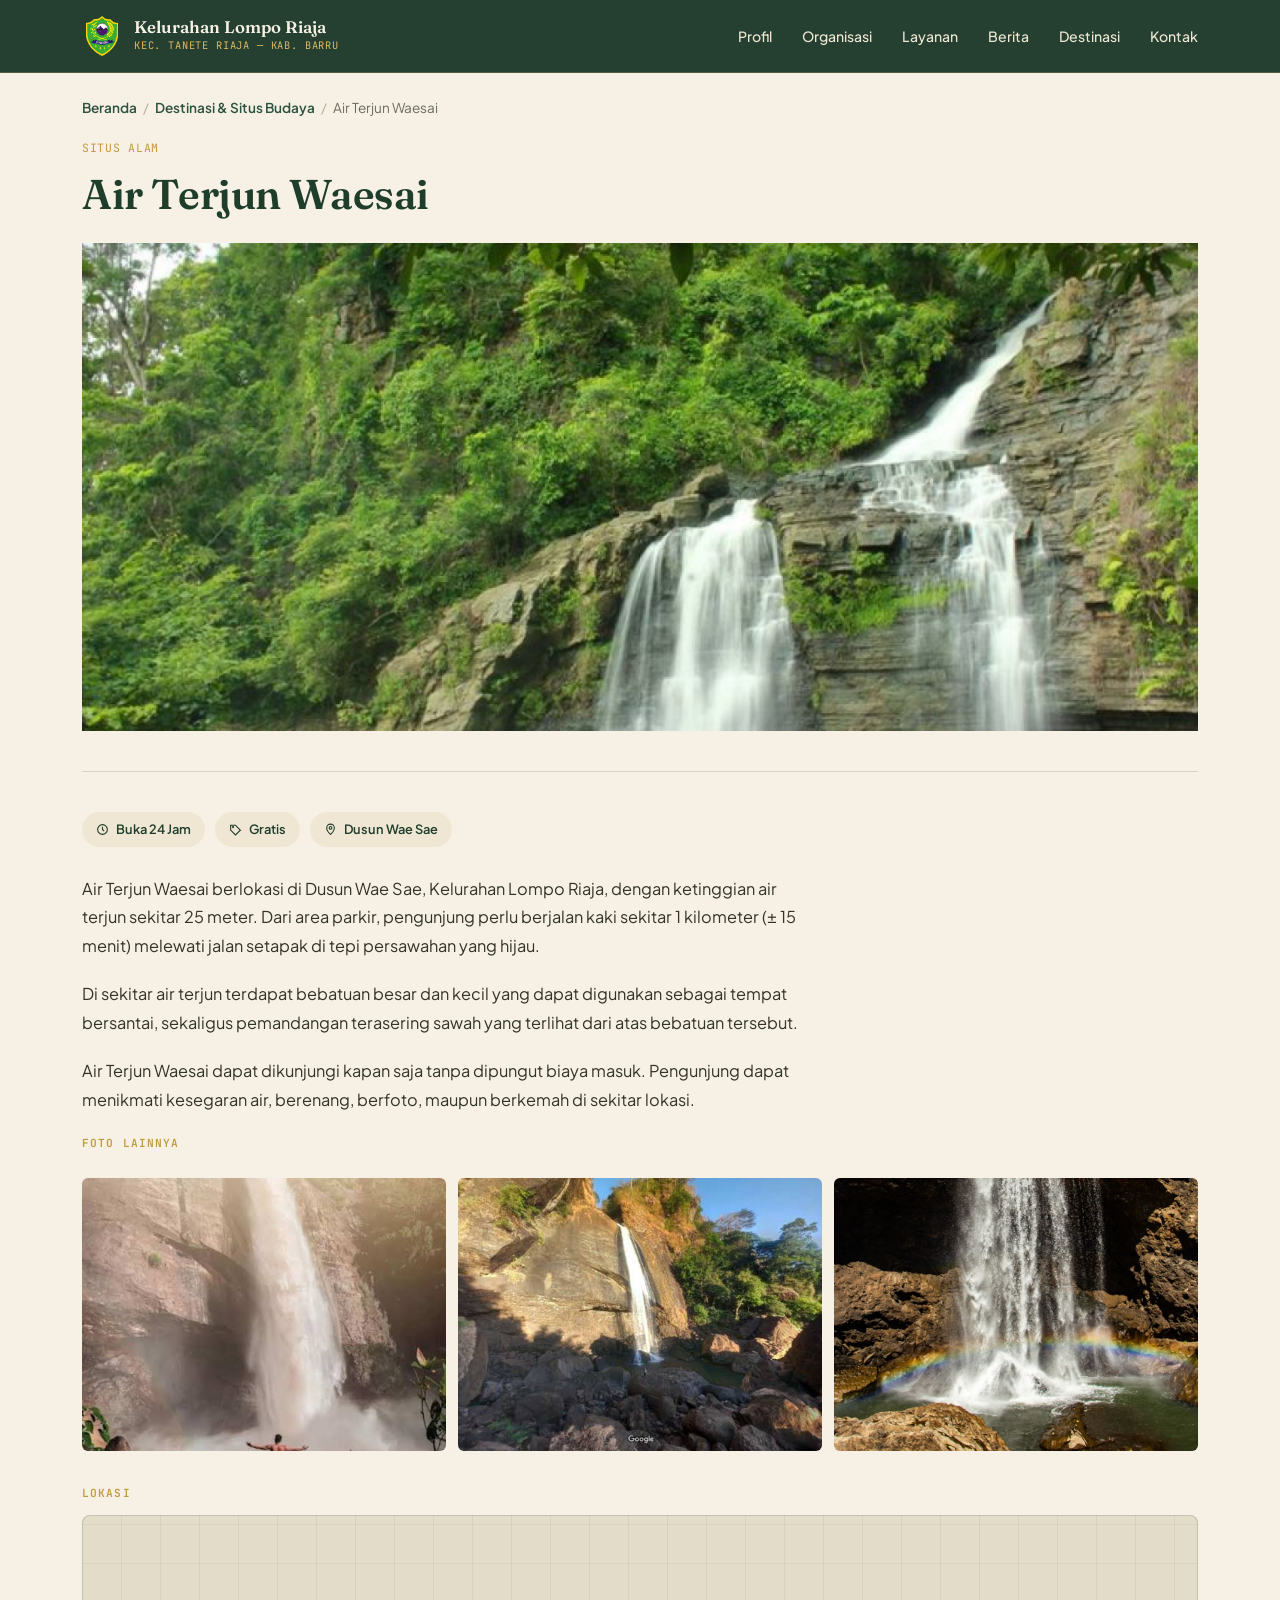
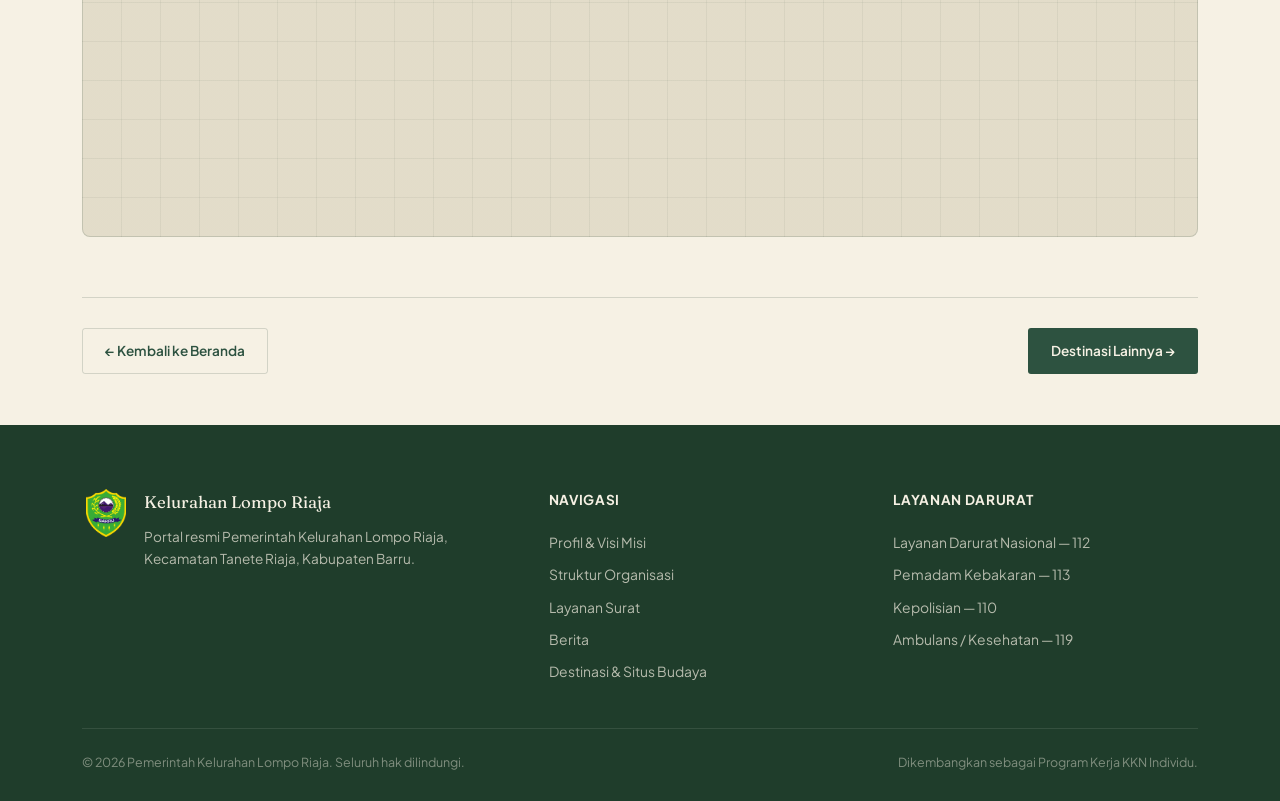
<file: destinasi-air-terjun-waesai.html>
<!DOCTYPE html>
<html lang="id">
<head>
<meta charset="UTF-8">
<meta name="viewport" content="width=device-width, initial-scale=1.0">
<title>Air Terjun Waesai — Destinasi & Situs Budaya Kelurahan Lompo Riaja</title>
<meta name="description" content="Air Terjun Waesai, salah satu destinasi wisata alam di Kelurahan Lompo Riaja, Kecamatan Tanete Riaja, Kabupaten Barru.">
<link rel="preconnect" href="https://fonts.googleapis.com">
<link href="https://fonts.googleapis.com/css2?family=Fraunces:opsz,wght@9..144,400;9..144,500;9..144,600;9..144,700&family=Plus+Jakarta+Sans:wght@400;500;600;700;800&family=JetBrains+Mono:wght@400;500&display=swap" rel="stylesheet">
<link rel="stylesheet" href="styles.css">
</head>
<body>

<header>
  <div class="nav">
    <div class="brand">
      <img src="images/logo-barru.jpg" alt="Logo Kabupaten Barru" width="40" height="40" style="object-fit: contain;">
      <div class="brand-text">
        <div class="kel">Kelurahan Lompo Riaja</div>
        <div class="kab">Kec. Tanete Riaja — Kab. Barru</div>
      </div>
    </div>
    <nav class="links">
      <a href="index.html#profil">Profil</a>
      <a href="index.html#organisasi">Organisasi</a>
      <a href="index.html#layanan">Layanan</a>
      <a href="index.html#berita">Berita</a>
      <a href="index.html#destinasi">Destinasi</a>
      <a href="index.html#kontak">Kontak</a>
    </nav>
    <button class="burger" id="burger" aria-label="Menu"><span></span><span></span><span></span></button>
  </div>
  <div class="mobile-menu" id="mobileMenu">
    <a href="index.html#profil">Profil</a>
    <a href="index.html#organisasi">Organisasi</a>
    <a href="index.html#layanan">Layanan</a>
    <a href="index.html#berita">Berita</a>
    <a href="index.html#destinasi">Destinasi</a>
    <a href="index.html#kontak">Kontak</a>
  </div>
</header>

<div class="wrap">
  <div class="breadcrumb">
    <a href="index.html">Beranda</a><span>/</span><a href="index.html#destinasi">Destinasi & Situs Budaya</a><span>/</span>Air Terjun Waesai
  </div>

  <div class="artikel-hero">
    <div class="berita-date">Situs Alam</div>
    <h1>Air Terjun Waesai</h1>
    <div class="artikel-cover"><img class="img-fill" src="images/destinasi-air-terjun-waesai-cover.jpg" alt="Air Terjun Waesai" onerror="this.style.display='none'"></div>
  </div>

  <div class="lay-meta" style="margin-bottom:28px;">
          <div class="meta-chip"><svg width="13" height="13" viewBox="0 0 24 24" fill="none" stroke="#1E3A2B" stroke-width="2"><circle cx="12" cy="12" r="9"/><path d="M12 7v5l3 3"/></svg> Buka 24 Jam</div>
          <div class="meta-chip"><svg width="13" height="13" viewBox="0 0 24 24" fill="none" stroke="#1E3A2B" stroke-width="2"><path d="M20.59 13.41 12 22l-9-9V4h9l9 9.41Z"/><circle cx="7.5" cy="7.5" r="1"/></svg> Gratis</div>
          <div class="meta-chip"><svg width="13" height="13" viewBox="0 0 24 24" fill="none" stroke="#1E3A2B" stroke-width="2"><path d="M12 21s7-6.5 7-12a7 7 0 10-14 0c0 5.5 7 12 7 12z"/><circle cx="12" cy="9" r="2.5"/></svg> Dusun Wae Sae</div>
  </div>

  <div class="artikel-body">
        <p>Air Terjun Waesai berlokasi di Dusun Wae Sae, Kelurahan Lompo Riaja, dengan ketinggian air terjun sekitar 25 meter. Dari area parkir, pengunjung perlu berjalan kaki sekitar 1 kilometer (± 15 menit) melewati jalan setapak di tepi persawahan yang hijau.</p>
        <p>Di sekitar air terjun terdapat bebatuan besar dan kecil yang dapat digunakan sebagai tempat bersantai, sekaligus pemandangan terasering sawah yang terlihat dari atas bebatuan tersebut.</p>
        <p>Air Terjun Waesai dapat dikunjungi kapan saja tanpa dipungut biaya masuk. Pengunjung dapat menikmati kesegaran air, berenang, berfoto, maupun berkemah di sekitar lokasi.</p>
  </div>

  <div class="lay-col-label" style="margin-top:8px;">Foto Lainnya</div>
  <div class="wisata-fotogrid">
      <div class="foto-item"><img class="img-fill" src="images/destinasi-air-terjun-waesai-1.jpg" alt="Air Terjun Waesai foto 1" onerror="this.parentElement.style.background='var(--krem-2)';this.style.display='none'"></div>
      <div class="foto-item"><img class="img-fill" src="images/destinasi-air-terjun-waesai-2.jpg" alt="Air Terjun Waesai foto 2" onerror="this.parentElement.style.background='var(--krem-2)';this.style.display='none'"></div>
      <div class="foto-item"><img class="img-fill" src="images/destinasi-air-terjun-waesai-3.jpg" alt="Air Terjun Waesai foto 3" onerror="this.parentElement.style.background='var(--krem-2)';this.style.display='none'"></div>
  </div>

  <div class="lay-col-label">Lokasi</div>
  <div class="peta" style="padding:0;overflow:hidden;border-radius:8px;min-height:320px;margin-bottom:50px;">
    <iframe src="https://www.google.com/maps?q=Air%20Terjun%20Waesai%2C%20Wae%20Sae%2C%20Lompo%20Riaja%2C%20Tanete%20Riaja%2C%20Barru&output=embed" width="100%" height="100%" style="border:0;min-height:320px;" allowfullscreen="" loading="lazy" referrerpolicy="strict-origin-when-cross-origin"></iframe>
  </div>

  <div class="artikel-nav">
    <a href="index.html" class="btn btn-ghost" style="border-color:var(--garis);color:var(--hijau-tua);">← Kembali ke Beranda</a>
    <a href="index.html#destinasi" class="btn btn-primary" style="background:var(--hijau-tua);color:var(--krem);">Destinasi Lainnya →</a>
  </div>
</div>

<br><br>

<footer>
  <div class="wrap">
    <div class="foot-grid">
      <div class="foot-brand">
        <img src="images/logo-barru.jpg" alt="Logo Kabupaten Barru" width="48" height="48" style="object-fit: contain;">
        <div>
          <div style="color:#F6F1E4;font-family:'Fraunces',serif;font-size:1.05rem;">Kelurahan Lompo Riaja</div>
          <p>Portal resmi Pemerintah Kelurahan Lompo Riaja, Kecamatan Tanete Riaja, Kabupaten Barru.</p>
        </div>
      </div>
      <div>
        <h4>Navigasi</h4>
        <a href="index.html#profil">Profil &amp; Visi Misi</a>
        <a href="index.html#organisasi">Struktur Organisasi</a>
        <a href="index.html#layanan">Layanan Surat</a>
        <a href="index.html#berita">Berita</a>
        <a href="index.html#destinasi">Destinasi & Situs Budaya</a>
      </div>
      <div>
        <h4>Layanan Darurat</h4>
        <li>Layanan Darurat Nasional — 112</li>
        <li>Pemadam Kebakaran — 113</li>
        <li>Kepolisian — 110</li>
        <li>Ambulans / Kesehatan — 119</li>
      </div>
    </div>
    <div class="foot-bottom">
      <span>© 2026 Pemerintah Kelurahan Lompo Riaja. Seluruh hak dilindungi.</span>
      <span>Dikembangkan sebagai Program Kerja KKN Individu.</span>
    </div>
  </div>
</footer>

<script>
  // Mobile menu toggle
  const burger = document.getElementById('burger');
  const mobileMenu = document.getElementById('mobileMenu');
  burger.addEventListener('click', () => {
    burger.classList.toggle('open');
    mobileMenu.classList.toggle('show');
  });
  mobileMenu.querySelectorAll('a').forEach(a => a.addEventListener('click', () => {
    burger.classList.remove('open');
    mobileMenu.classList.remove('show');
  }));

  // Scroll reveal
  const revealEls = document.querySelectorAll('.reveal');
  const io = new IntersectionObserver((entries) => {
    entries.forEach(e => {
      if (e.isIntersecting) {
        e.target.classList.add('in');
        io.unobserve(e.target);
      }
    });
  }, { threshold: 0.12 });
  revealEls.forEach(el => io.observe(el));
</script>

</body>
</html>
</file>
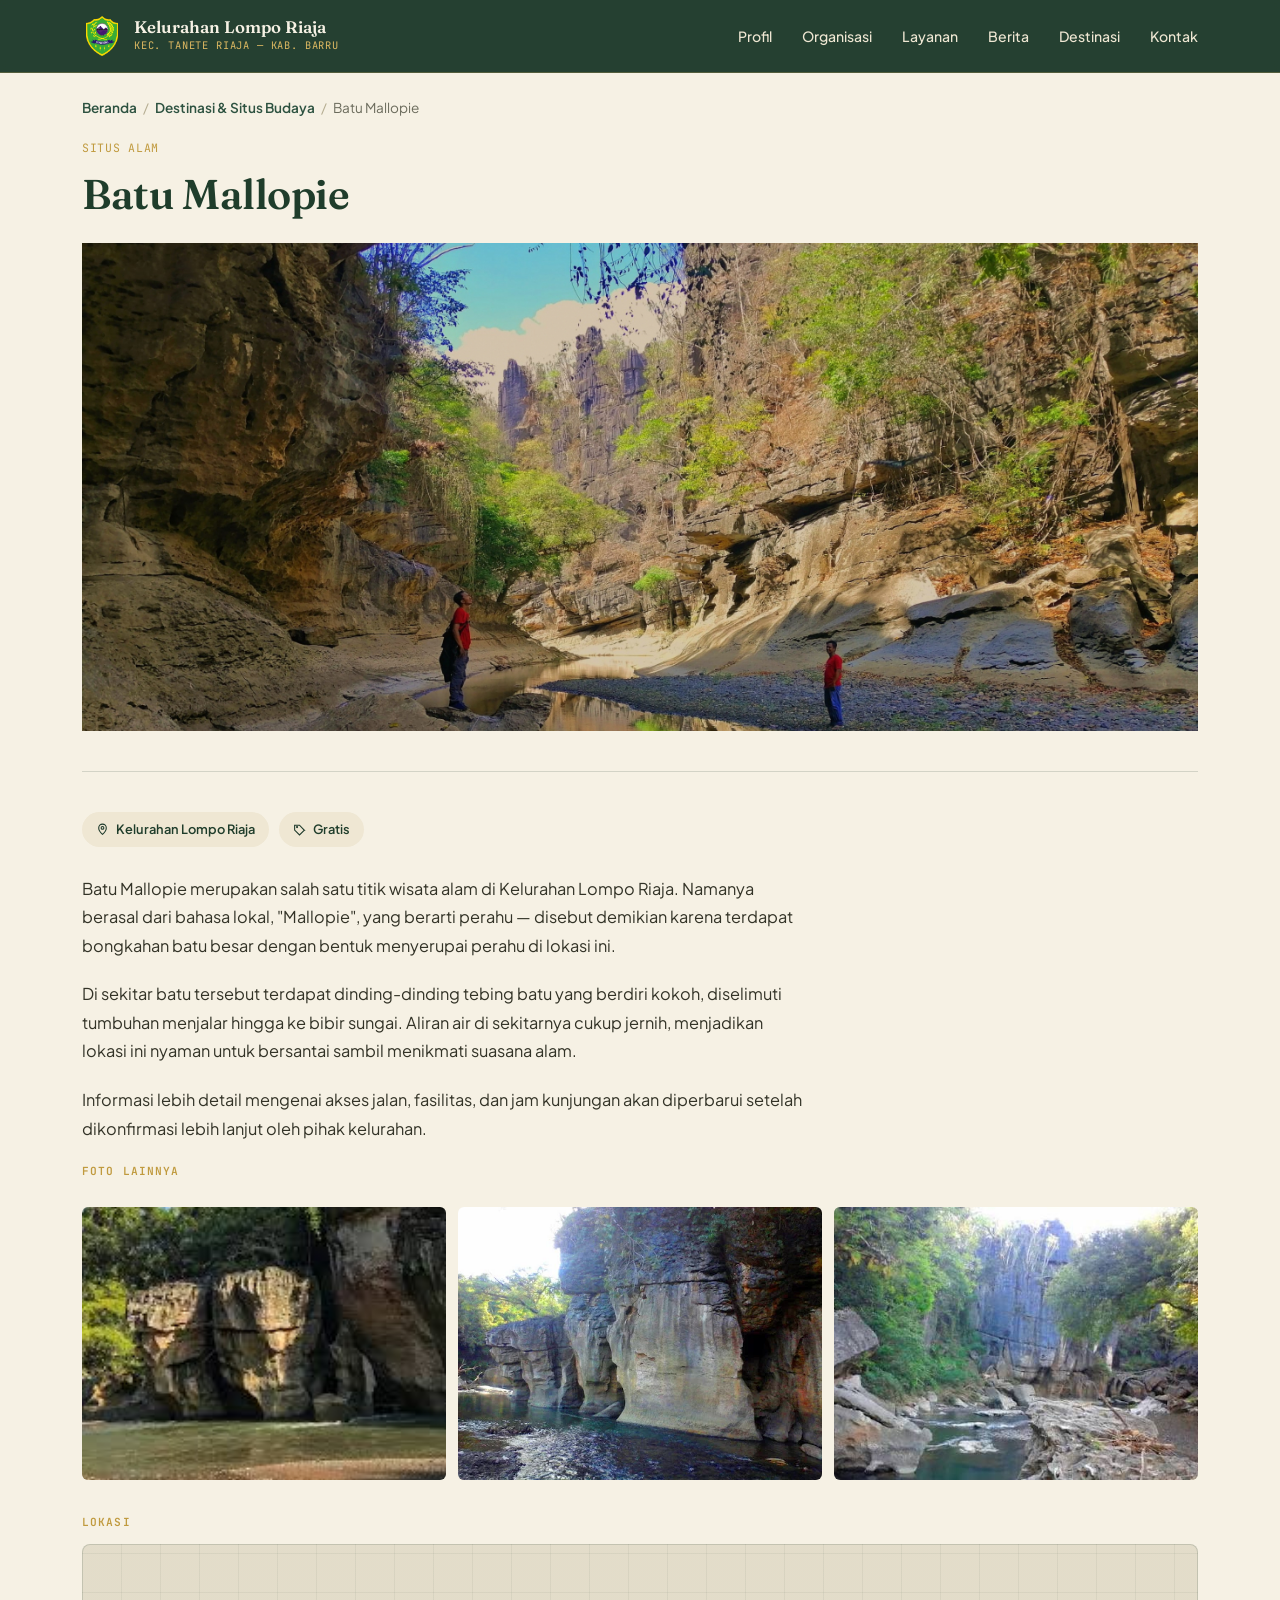
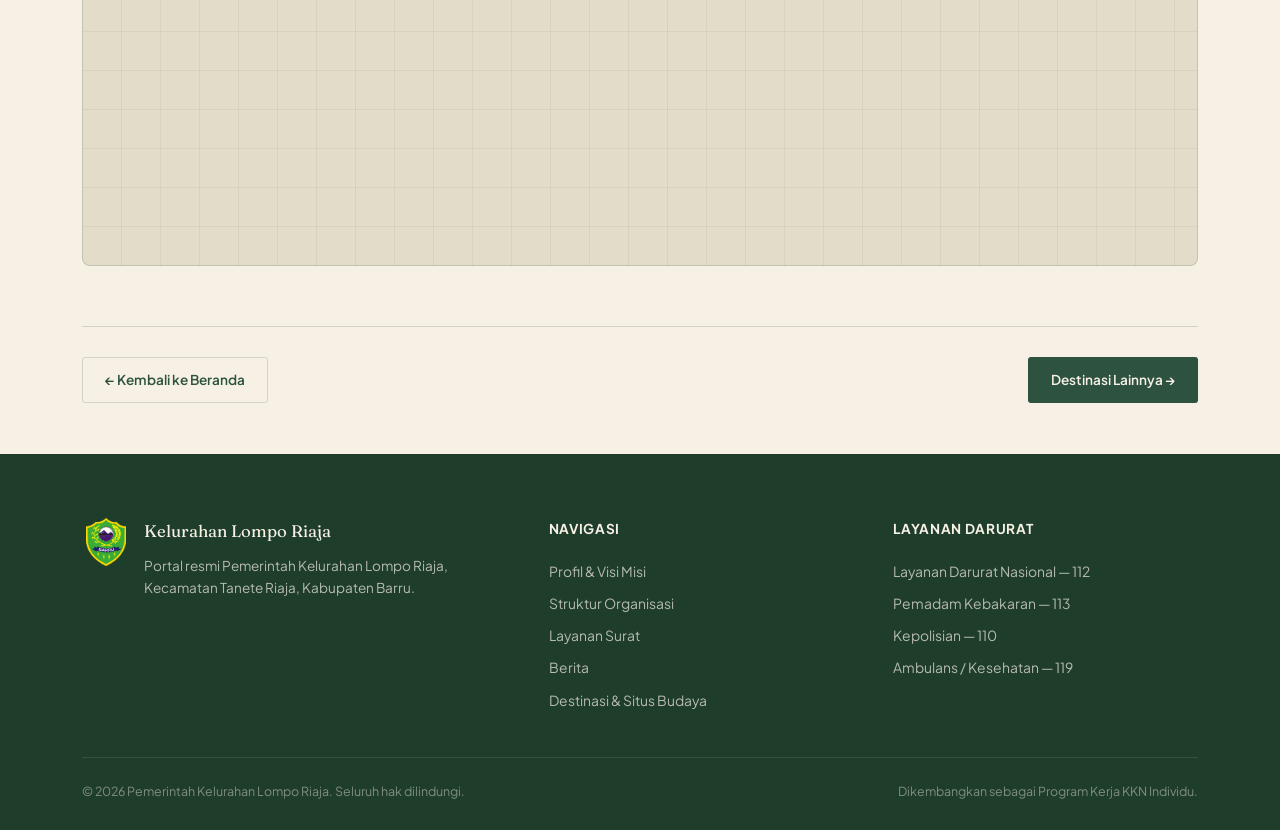
<file: destinasi-batu-mallopie.html>
<!DOCTYPE html>
<html lang="id">
<head>
<meta charset="UTF-8">
<meta name="viewport" content="width=device-width, initial-scale=1.0">
<title>Batu Mallopie — Destinasi & Situs Budaya Kelurahan Lompo Riaja</title>
<meta name="description" content="Batu Mallopie, salah satu destinasi wisata alam di Kelurahan Lompo Riaja, Kecamatan Tanete Riaja, Kabupaten Barru.">
<link rel="preconnect" href="https://fonts.googleapis.com">
<link href="https://fonts.googleapis.com/css2?family=Fraunces:opsz,wght@9..144,400;9..144,500;9..144,600;9..144,700&family=Plus+Jakarta+Sans:wght@400;500;600;700;800&family=JetBrains+Mono:wght@400;500&display=swap" rel="stylesheet">
<link rel="stylesheet" href="styles.css">
</head>
<body>

<header>
  <div class="nav">
    <div class="brand">
      <img src="images/logo-barru.jpg" alt="Logo Kabupaten Barru" width="40" height="40" style="object-fit: contain;">
      <div class="brand-text">
        <div class="kel">Kelurahan Lompo Riaja</div>
        <div class="kab">Kec. Tanete Riaja — Kab. Barru</div>
      </div>
    </div>
    <nav class="links">
      <a href="index.html#profil">Profil</a>
      <a href="index.html#organisasi">Organisasi</a>
      <a href="index.html#layanan">Layanan</a>
      <a href="index.html#berita">Berita</a>
      <a href="index.html#destinasi">Destinasi</a>
      <a href="index.html#kontak">Kontak</a>
    </nav>
    <button class="burger" id="burger" aria-label="Menu"><span></span><span></span><span></span></button>
  </div>
  <div class="mobile-menu" id="mobileMenu">
    <a href="index.html#profil">Profil</a>
    <a href="index.html#organisasi">Organisasi</a>
    <a href="index.html#layanan">Layanan</a>
    <a href="index.html#berita">Berita</a>
    <a href="index.html#destinasi">Destinasi</a>
    <a href="index.html#kontak">Kontak</a>
  </div>
</header>

<div class="wrap">
  <div class="breadcrumb">
    <a href="index.html">Beranda</a><span>/</span><a href="index.html#destinasi">Destinasi & Situs Budaya</a><span>/</span>Batu Mallopie
  </div>

  <div class="artikel-hero">
    <div class="berita-date">Situs Alam</div>
    <h1>Batu Mallopie</h1>
    <div class="artikel-cover"><img class="img-fill" src="images/destinasi-batu-mallopie-cover.jpg" alt="Batu Mallopie" onerror="this.style.display='none'"></div>
  </div>

  <div class="lay-meta" style="margin-bottom:28px;">
          <div class="meta-chip"><svg width="13" height="13" viewBox="0 0 24 24" fill="none" stroke="#1E3A2B" stroke-width="2"><path d="M12 21s7-6.5 7-12a7 7 0 10-14 0c0 5.5 7 12 7 12z"/><circle cx="12" cy="9" r="2.5"/></svg> Kelurahan Lompo Riaja</div>
          <div class="meta-chip"><svg width="13" height="13" viewBox="0 0 24 24" fill="none" stroke="#1E3A2B" stroke-width="2"><path d="M20.59 13.41 12 22l-9-9V4h9l9 9.41Z"/><circle cx="7.5" cy="7.5" r="1"/></svg> Gratis</div>
  </div>

  <div class="artikel-body">
        <p>Batu Mallopie merupakan salah satu titik wisata alam di Kelurahan Lompo Riaja. Namanya berasal dari bahasa lokal, "Mallopie", yang berarti perahu — disebut demikian karena terdapat bongkahan batu besar dengan bentuk menyerupai perahu di lokasi ini.</p>
        <p>Di sekitar batu tersebut terdapat dinding-dinding tebing batu yang berdiri kokoh, diselimuti tumbuhan menjalar hingga ke bibir sungai. Aliran air di sekitarnya cukup jernih, menjadikan lokasi ini nyaman untuk bersantai sambil menikmati suasana alam.</p>
        <p>Informasi lebih detail mengenai akses jalan, fasilitas, dan jam kunjungan akan diperbarui setelah dikonfirmasi lebih lanjut oleh pihak kelurahan.</p>
  </div>

  <div class="lay-col-label" style="margin-top:8px;">Foto Lainnya</div>
  <div class="wisata-fotogrid">
      <div class="foto-item"><img class="img-fill" src="images/destinasi-batu-mallopie-1.jpg" alt="Batu Mallopie foto 1" onerror="this.parentElement.style.background='var(--krem-2)';this.style.display='none'"></div>
      <div class="foto-item"><img class="img-fill" src="images/destinasi-batu-mallopie-2.jpg" alt="Batu Mallopie foto 2" onerror="this.parentElement.style.background='var(--krem-2)';this.style.display='none'"></div>
      <div class="foto-item"><img class="img-fill" src="images/destinasi-batu-mallopie-3.jpg" alt="Batu Mallopie foto 3" onerror="this.parentElement.style.background='var(--krem-2)';this.style.display='none'"></div>
  </div>

  <div class="lay-col-label">Lokasi</div>
  <div class="peta" style="padding:0;overflow:hidden;border-radius:8px;min-height:320px;margin-bottom:50px;">
    <iframe src="https://www.google.com/maps?q=Batu%20Mallopie%2C%20Kelurahan%20Lompo%20Riaja%2C%20Tanete%20Riaja%2C%20Barru&output=embed" width="100%" height="100%" style="border:0;min-height:320px;" allowfullscreen="" loading="lazy" referrerpolicy="strict-origin-when-cross-origin"></iframe>
  </div>

  <div class="artikel-nav">
    <a href="index.html" class="btn btn-ghost" style="border-color:var(--garis);color:var(--hijau-tua);">← Kembali ke Beranda</a>
    <a href="index.html#destinasi" class="btn btn-primary" style="background:var(--hijau-tua);color:var(--krem);">Destinasi Lainnya →</a>
  </div>
</div>

<br><br>

<footer>
  <div class="wrap">
    <div class="foot-grid">
      <div class="foot-brand">
        <img src="images/logo-barru.jpg" alt="Logo Kabupaten Barru" width="48" height="48" style="object-fit: contain;">
        <div>
          <div style="color:#F6F1E4;font-family:'Fraunces',serif;font-size:1.05rem;">Kelurahan Lompo Riaja</div>
          <p>Portal resmi Pemerintah Kelurahan Lompo Riaja, Kecamatan Tanete Riaja, Kabupaten Barru.</p>
        </div>
      </div>
      <div>
        <h4>Navigasi</h4>
        <a href="index.html#profil">Profil &amp; Visi Misi</a>
        <a href="index.html#organisasi">Struktur Organisasi</a>
        <a href="index.html#layanan">Layanan Surat</a>
        <a href="index.html#berita">Berita</a>
        <a href="index.html#destinasi">Destinasi & Situs Budaya</a>
      </div>
      <div>
        <h4>Layanan Darurat</h4>
        <li>Layanan Darurat Nasional — 112</li>
        <li>Pemadam Kebakaran — 113</li>
        <li>Kepolisian — 110</li>
        <li>Ambulans / Kesehatan — 119</li>
      </div>
    </div>
    <div class="foot-bottom">
      <span>© 2026 Pemerintah Kelurahan Lompo Riaja. Seluruh hak dilindungi.</span>
      <span>Dikembangkan sebagai Program Kerja KKN Individu.</span>
    </div>
  </div>
</footer>

<script>
  // Mobile menu toggle
  const burger = document.getElementById('burger');
  const mobileMenu = document.getElementById('mobileMenu');
  burger.addEventListener('click', () => {
    burger.classList.toggle('open');
    mobileMenu.classList.toggle('show');
  });
  mobileMenu.querySelectorAll('a').forEach(a => a.addEventListener('click', () => {
    burger.classList.remove('open');
    mobileMenu.classList.remove('show');
  }));

  // Scroll reveal
  const revealEls = document.querySelectorAll('.reveal');
  const io = new IntersectionObserver((entries) => {
    entries.forEach(e => {
      if (e.isIntersecting) {
        e.target.classList.add('in');
        io.unobserve(e.target);
      }
    });
  }, { threshold: 0.12 });
  revealEls.forEach(el => io.observe(el));
</script>

</body>
</html>
</file>
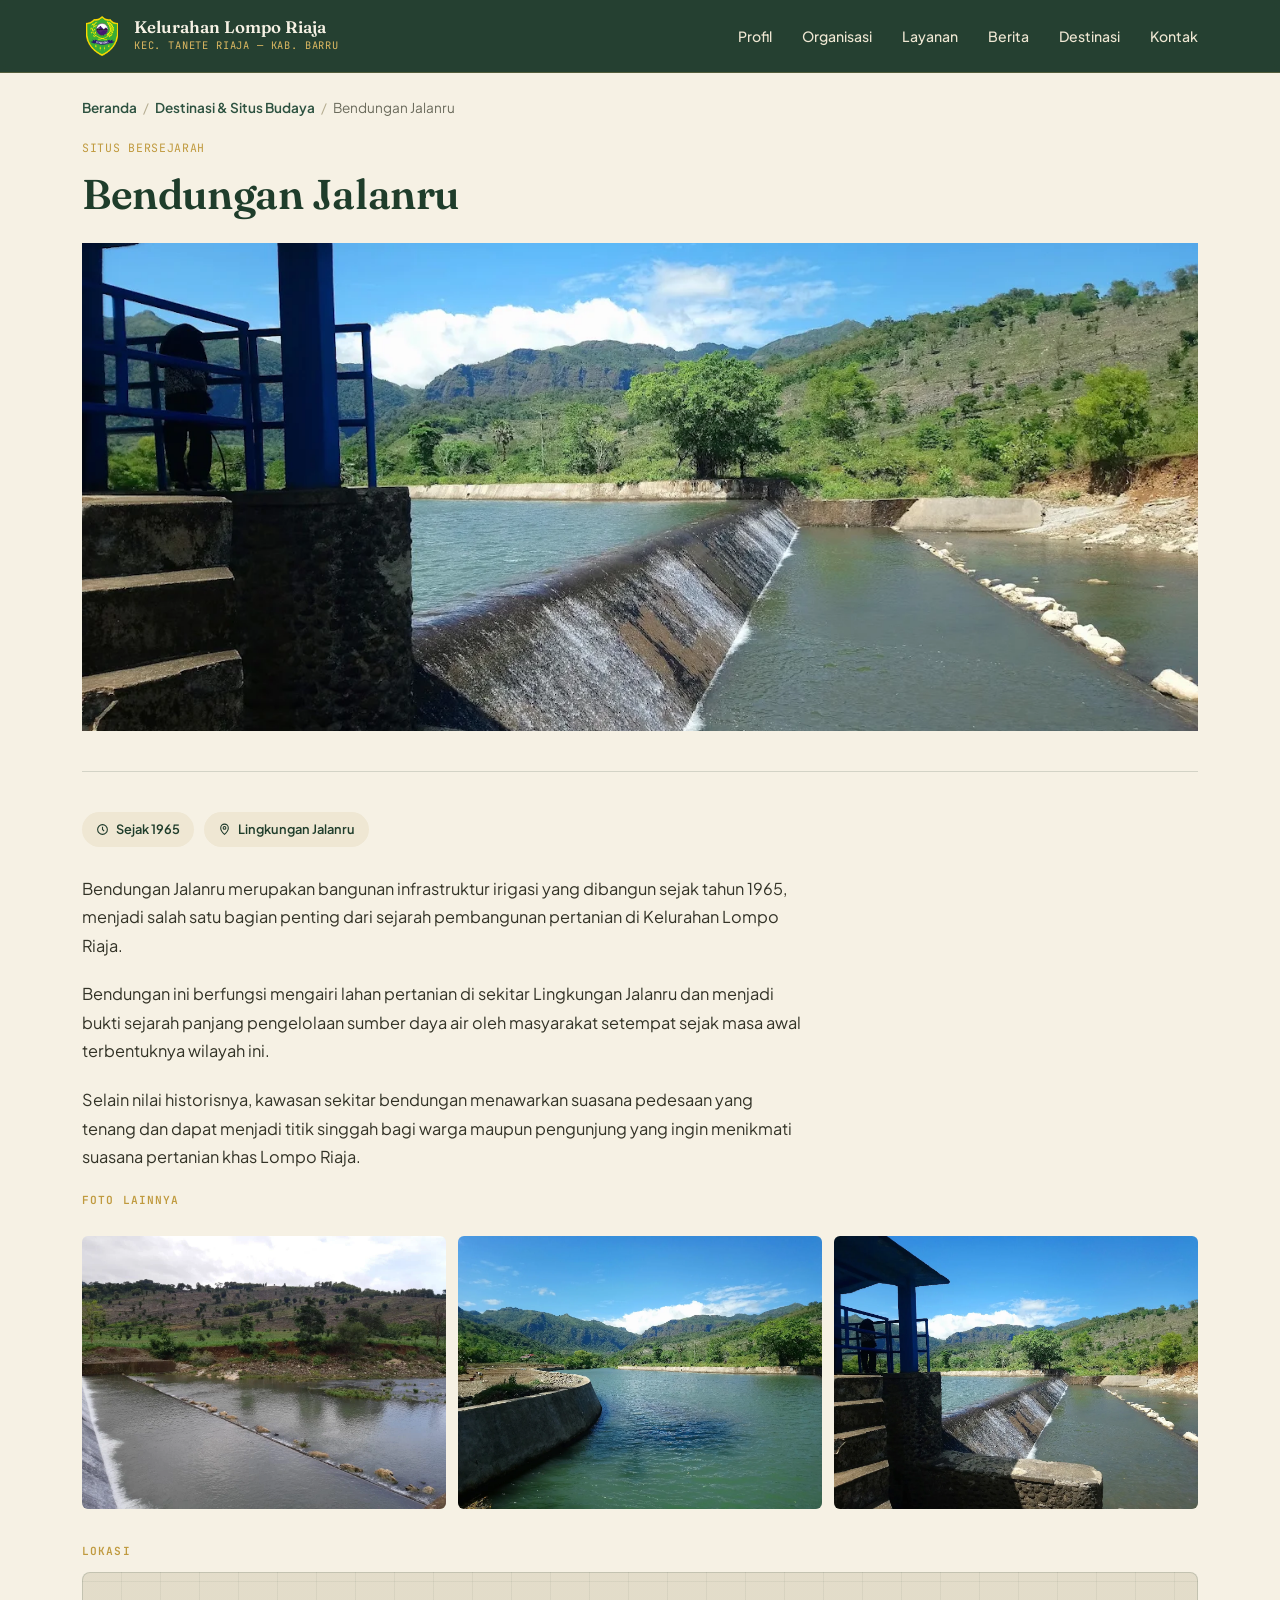
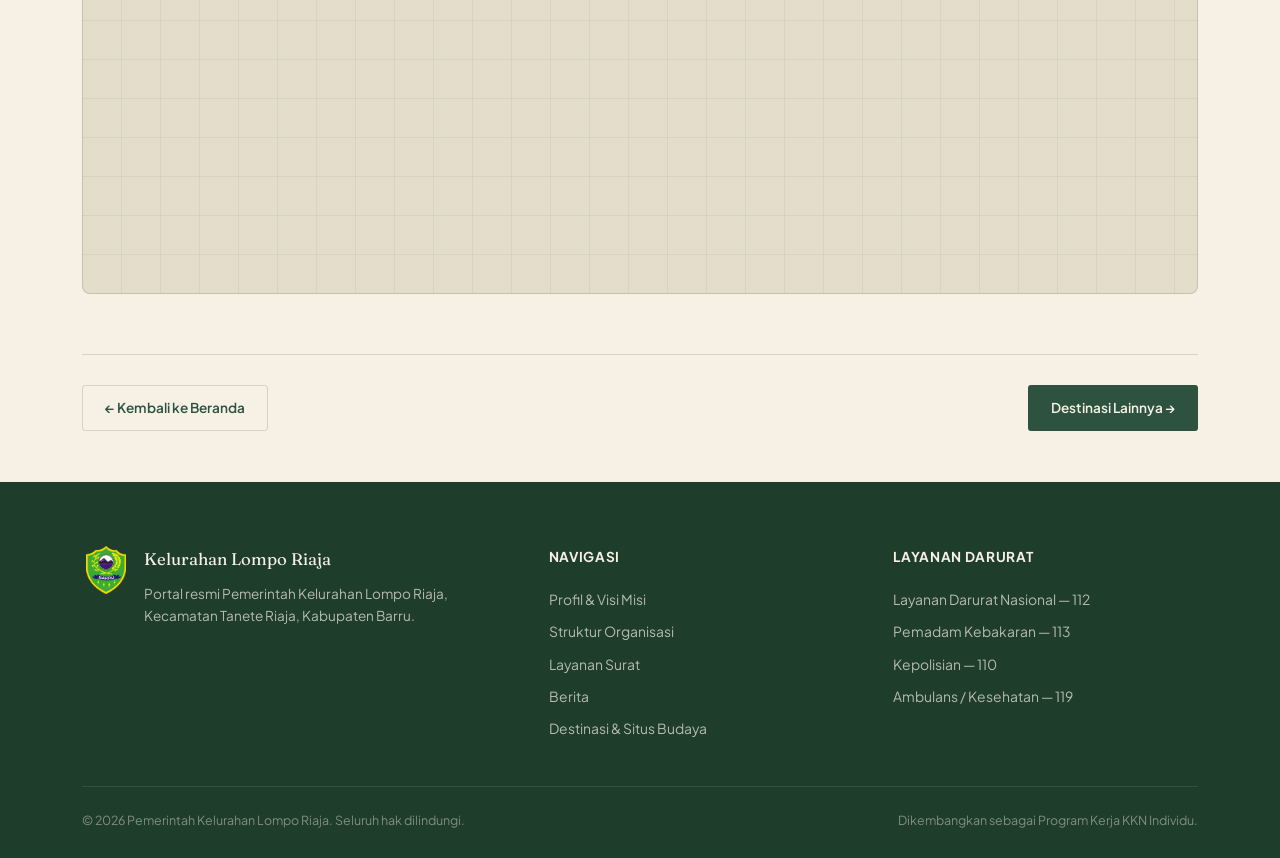
<file: destinasi-bendungan-jalanru.html>
<!DOCTYPE html>
<html lang="id">
<head>
<meta charset="UTF-8">
<meta name="viewport" content="width=device-width, initial-scale=1.0">
<title>Bendungan Jalanru — Destinasi & Situs Budaya Kelurahan Lompo Riaja</title>
<meta name="description" content="Bendungan Jalanru, salah satu destinasi situs bersejarah di Kelurahan Lompo Riaja, Kecamatan Tanete Riaja, Kabupaten Barru.">
<link rel="preconnect" href="https://fonts.googleapis.com">
<link href="https://fonts.googleapis.com/css2?family=Fraunces:opsz,wght@9..144,400;9..144,500;9..144,600;9..144,700&family=Plus+Jakarta+Sans:wght@400;500;600;700;800&family=JetBrains+Mono:wght@400;500&display=swap" rel="stylesheet">
<link rel="stylesheet" href="styles.css">
</head>
<body>

<header>
  <div class="nav">
    <div class="brand">
      <img src="images/logo-barru.jpg" alt="Logo Kabupaten Barru" width="40" height="40" style="object-fit: contain;">
      <div class="brand-text">
        <div class="kel">Kelurahan Lompo Riaja</div>
        <div class="kab">Kec. Tanete Riaja — Kab. Barru</div>
      </div>
    </div>
    <nav class="links">
      <a href="index.html#profil">Profil</a>
      <a href="index.html#organisasi">Organisasi</a>
      <a href="index.html#layanan">Layanan</a>
      <a href="index.html#berita">Berita</a>
      <a href="index.html#destinasi">Destinasi</a>
      <a href="index.html#kontak">Kontak</a>
    </nav>
    <button class="burger" id="burger" aria-label="Menu"><span></span><span></span><span></span></button>
  </div>
  <div class="mobile-menu" id="mobileMenu">
    <a href="index.html#profil">Profil</a>
    <a href="index.html#organisasi">Organisasi</a>
    <a href="index.html#layanan">Layanan</a>
    <a href="index.html#berita">Berita</a>
    <a href="index.html#destinasi">Destinasi</a>
    <a href="index.html#kontak">Kontak</a>
  </div>
</header>

<div class="wrap">
  <div class="breadcrumb">
    <a href="index.html">Beranda</a><span>/</span><a href="index.html#destinasi">Destinasi & Situs Budaya</a><span>/</span>Bendungan Jalanru
  </div>

  <div class="artikel-hero">
    <div class="berita-date">Situs Bersejarah</div>
    <h1>Bendungan Jalanru</h1>
    <div class="artikel-cover"><img class="img-fill" src="images/destinasi-bendungan-jalanru-cover.jpg" alt="Bendungan Jalanru" onerror="this.style.display='none'"></div>
  </div>

  <div class="lay-meta" style="margin-bottom:28px;">
          <div class="meta-chip"><svg width="13" height="13" viewBox="0 0 24 24" fill="none" stroke="#1E3A2B" stroke-width="2"><circle cx="12" cy="12" r="9"/><path d="M12 7v5l3 3"/></svg> Sejak 1965</div>
          <div class="meta-chip"><svg width="13" height="13" viewBox="0 0 24 24" fill="none" stroke="#1E3A2B" stroke-width="2"><path d="M12 21s7-6.5 7-12a7 7 0 10-14 0c0 5.5 7 12 7 12z"/><circle cx="12" cy="9" r="2.5"/></svg> Lingkungan Jalanru</div>
  </div>

  <div class="artikel-body">
        <p>Bendungan Jalanru merupakan bangunan infrastruktur irigasi yang dibangun sejak tahun 1965, menjadi salah satu bagian penting dari sejarah pembangunan pertanian di Kelurahan Lompo Riaja.</p>
        <p>Bendungan ini berfungsi mengairi lahan pertanian di sekitar Lingkungan Jalanru dan menjadi bukti sejarah panjang pengelolaan sumber daya air oleh masyarakat setempat sejak masa awal terbentuknya wilayah ini.</p>
        <p>Selain nilai historisnya, kawasan sekitar bendungan menawarkan suasana pedesaan yang tenang dan dapat menjadi titik singgah bagi warga maupun pengunjung yang ingin menikmati suasana pertanian khas Lompo Riaja.</p>
  </div>

  <div class="lay-col-label" style="margin-top:8px;">Foto Lainnya</div>
  <div class="wisata-fotogrid">
      <div class="foto-item"><img class="img-fill" src="images/destinasi-bendungan-jalanru-1.jpg" alt="Bendungan Jalanru foto 1" onerror="this.parentElement.style.background='var(--krem-2)';this.style.display='none'"></div>
      <div class="foto-item"><img class="img-fill" src="images/destinasi-bendungan-jalanru-2.jpg" alt="Bendungan Jalanru foto 2" onerror="this.parentElement.style.background='var(--krem-2)';this.style.display='none'"></div>
      <div class="foto-item"><img class="img-fill" src="images/destinasi-bendungan-jalanru-3.jpg" alt="Bendungan Jalanru foto 3" onerror="this.parentElement.style.background='var(--krem-2)';this.style.display='none'"></div>
  </div>

  <div class="lay-col-label">Lokasi</div>
  <div class="peta" style="padding:0;overflow:hidden;border-radius:8px;min-height:320px;margin-bottom:50px;">
    <iframe src="https://www.google.com/maps?q=Bendungan%20Jalanru%2C%20Lompo%20Riaja%2C%20Tanete%20Riaja%2C%20Barru&output=embed" width="100%" height="100%" style="border:0;min-height:320px;" allowfullscreen="" loading="lazy" referrerpolicy="strict-origin-when-cross-origin"></iframe>
  </div>

  <div class="artikel-nav">
    <a href="index.html" class="btn btn-ghost" style="border-color:var(--garis);color:var(--hijau-tua);">← Kembali ke Beranda</a>
    <a href="index.html#destinasi" class="btn btn-primary" style="background:var(--hijau-tua);color:var(--krem);">Destinasi Lainnya →</a>
  </div>
</div>

<br><br>

<footer>
  <div class="wrap">
    <div class="foot-grid">
      <div class="foot-brand">
        <img src="images/logo-barru.jpg" alt="Logo Kabupaten Barru" width="48" height="48" style="object-fit: contain;">
        <div>
          <div style="color:#F6F1E4;font-family:'Fraunces',serif;font-size:1.05rem;">Kelurahan Lompo Riaja</div>
          <p>Portal resmi Pemerintah Kelurahan Lompo Riaja, Kecamatan Tanete Riaja, Kabupaten Barru.</p>
        </div>
      </div>
      <div>
        <h4>Navigasi</h4>
        <a href="index.html#profil">Profil &amp; Visi Misi</a>
        <a href="index.html#organisasi">Struktur Organisasi</a>
        <a href="index.html#layanan">Layanan Surat</a>
        <a href="index.html#berita">Berita</a>
        <a href="index.html#destinasi">Destinasi & Situs Budaya</a>
      </div>
      <div>
        <h4>Layanan Darurat</h4>
        <li>Layanan Darurat Nasional — 112</li>
        <li>Pemadam Kebakaran — 113</li>
        <li>Kepolisian — 110</li>
        <li>Ambulans / Kesehatan — 119</li>
      </div>
    </div>
    <div class="foot-bottom">
      <span>© 2026 Pemerintah Kelurahan Lompo Riaja. Seluruh hak dilindungi.</span>
      <span>Dikembangkan sebagai Program Kerja KKN Individu.</span>
    </div>
  </div>
</footer>

<script>
  // Mobile menu toggle
  const burger = document.getElementById('burger');
  const mobileMenu = document.getElementById('mobileMenu');
  burger.addEventListener('click', () => {
    burger.classList.toggle('open');
    mobileMenu.classList.toggle('show');
  });
  mobileMenu.querySelectorAll('a').forEach(a => a.addEventListener('click', () => {
    burger.classList.remove('open');
    mobileMenu.classList.remove('show');
  }));

  // Scroll reveal
  const revealEls = document.querySelectorAll('.reveal');
  const io = new IntersectionObserver((entries) => {
    entries.forEach(e => {
      if (e.isIntersecting) {
        e.target.classList.add('in');
        io.unobserve(e.target);
      }
    });
  }, { threshold: 0.12 });
  revealEls.forEach(el => io.observe(el));
</script>

</body>
</html>
</file>
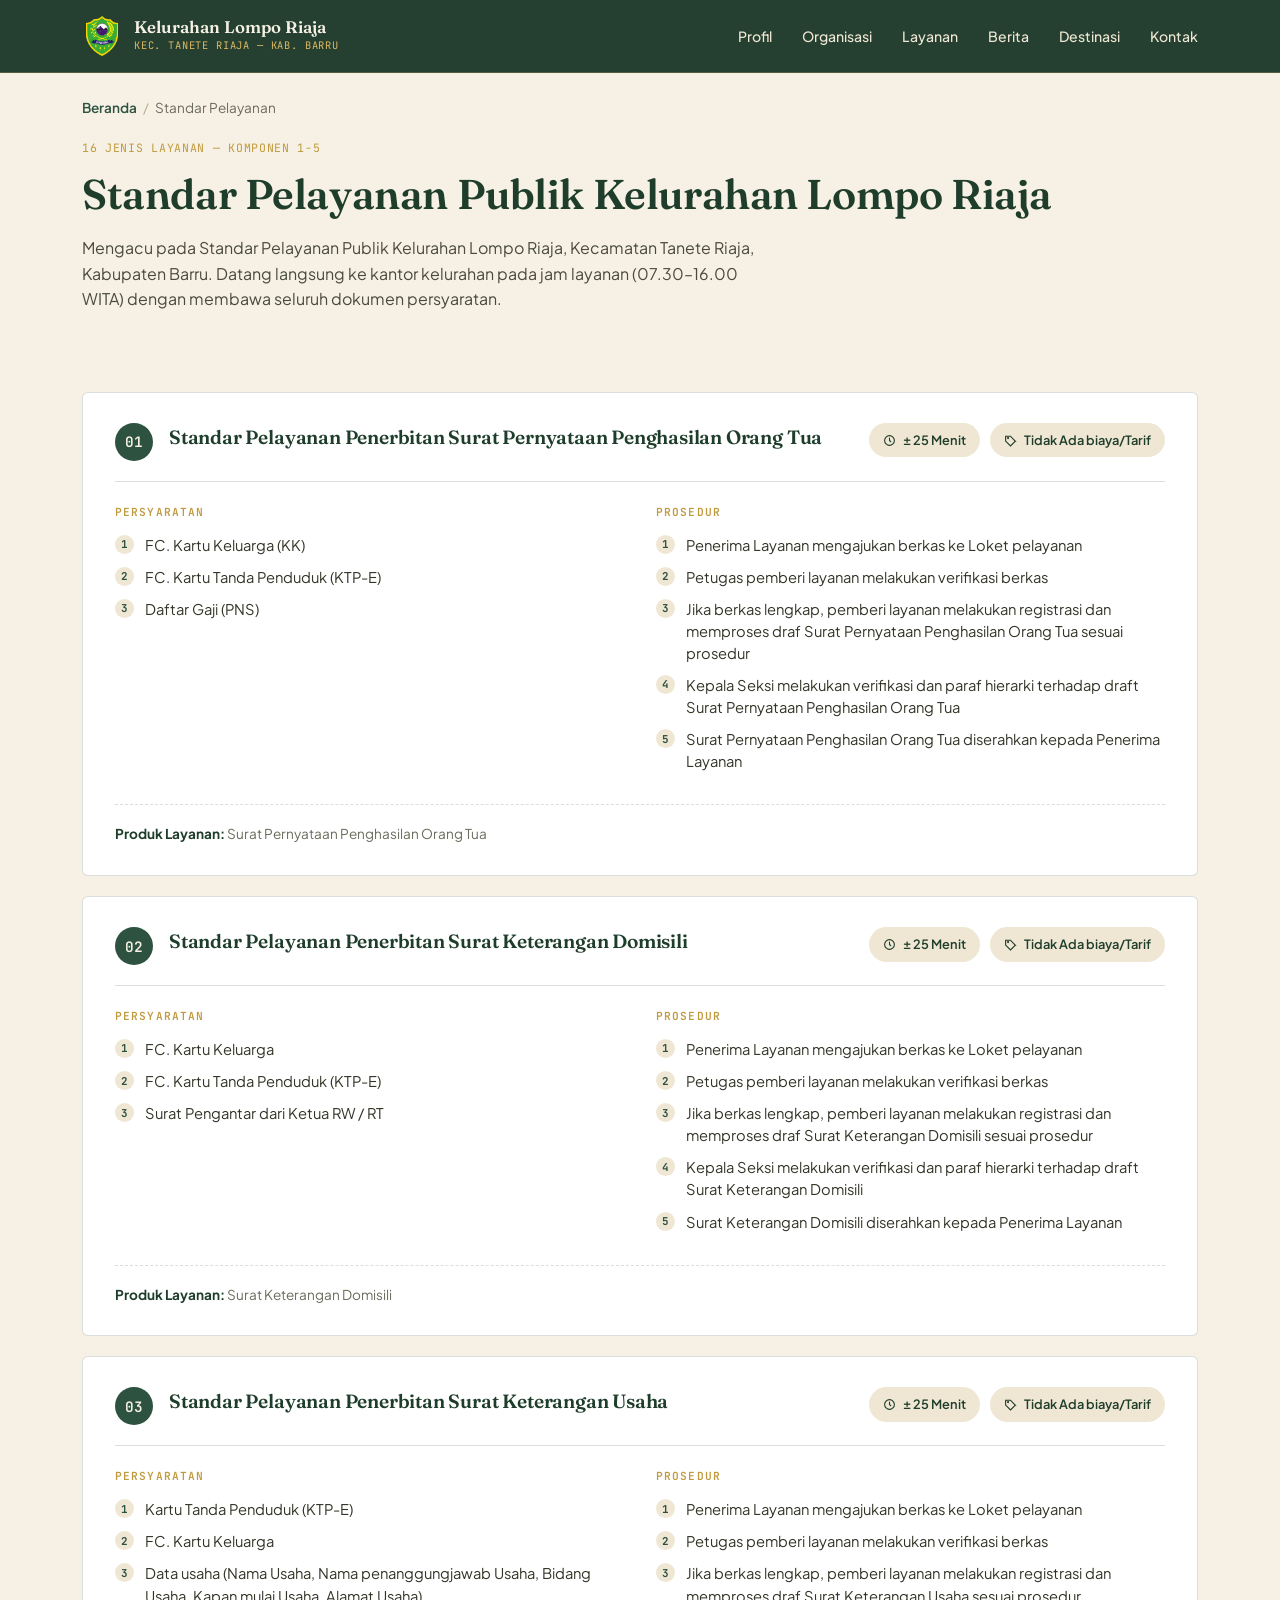
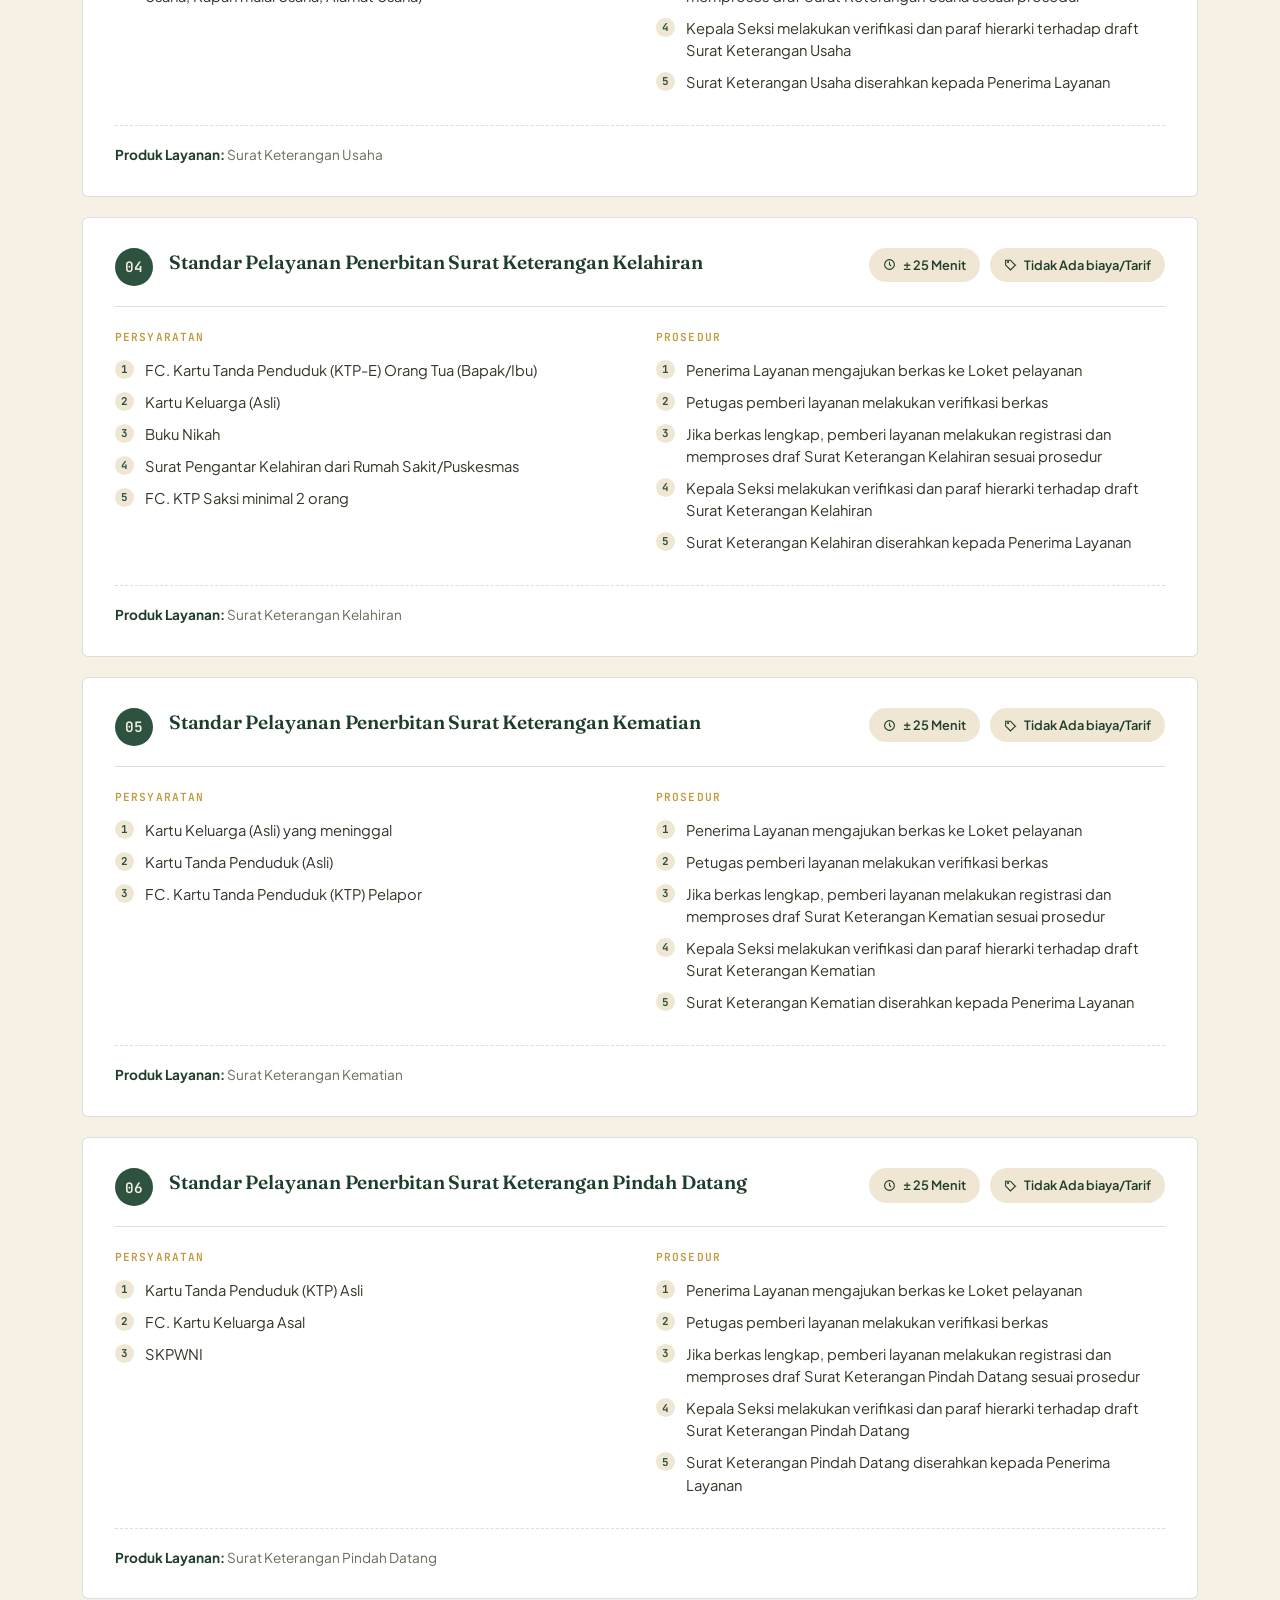
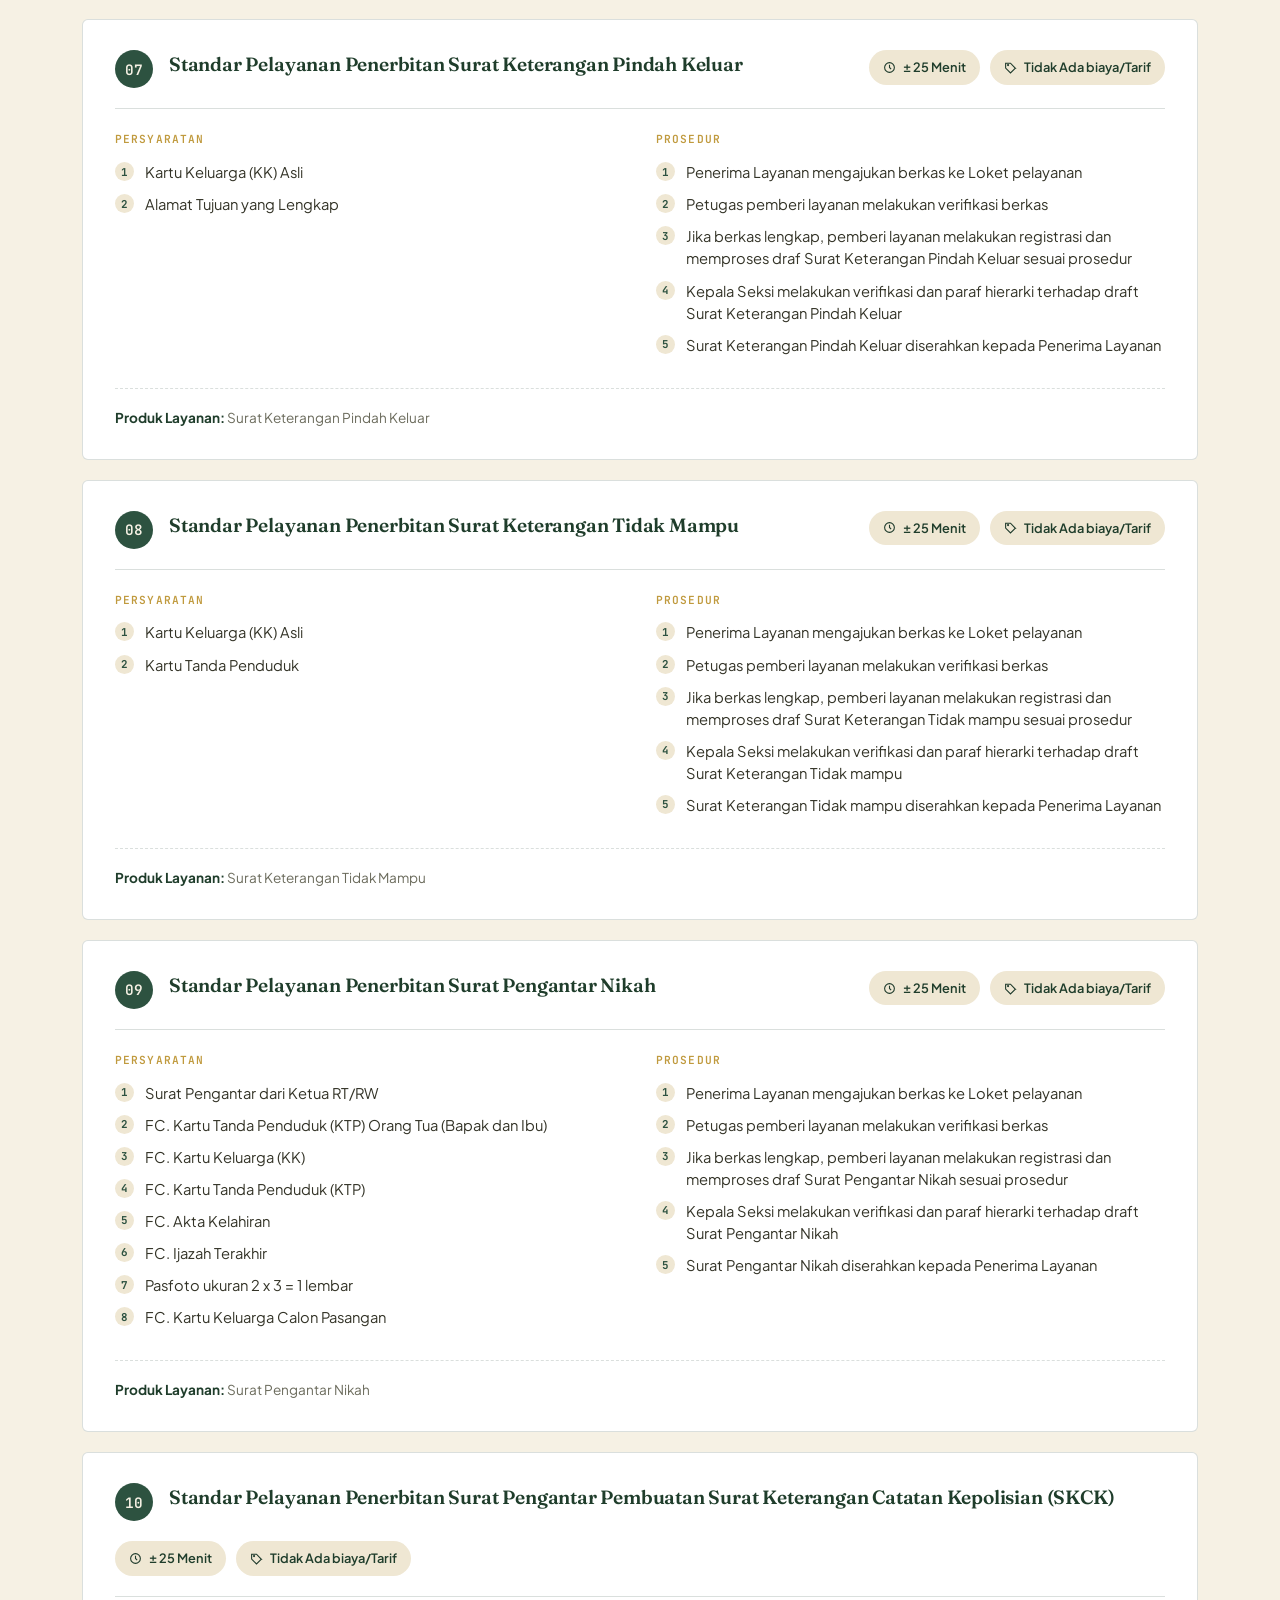
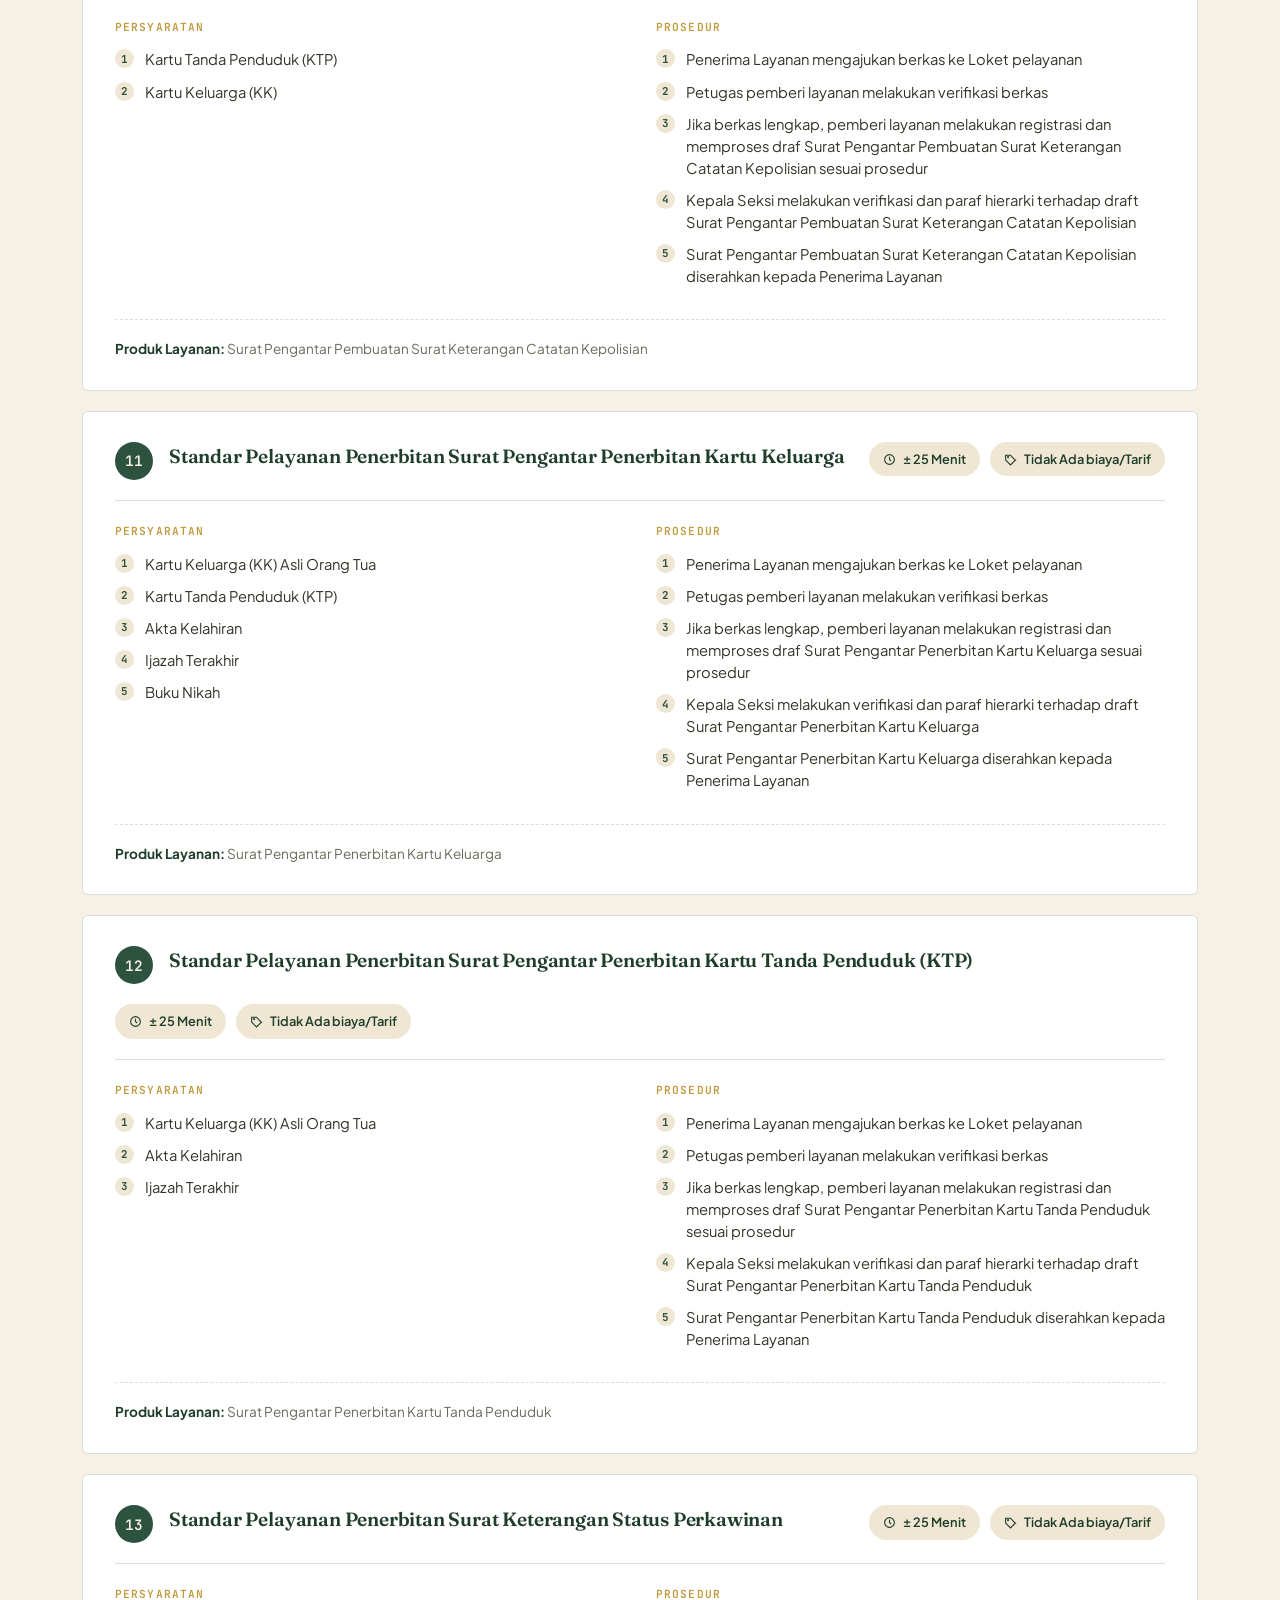
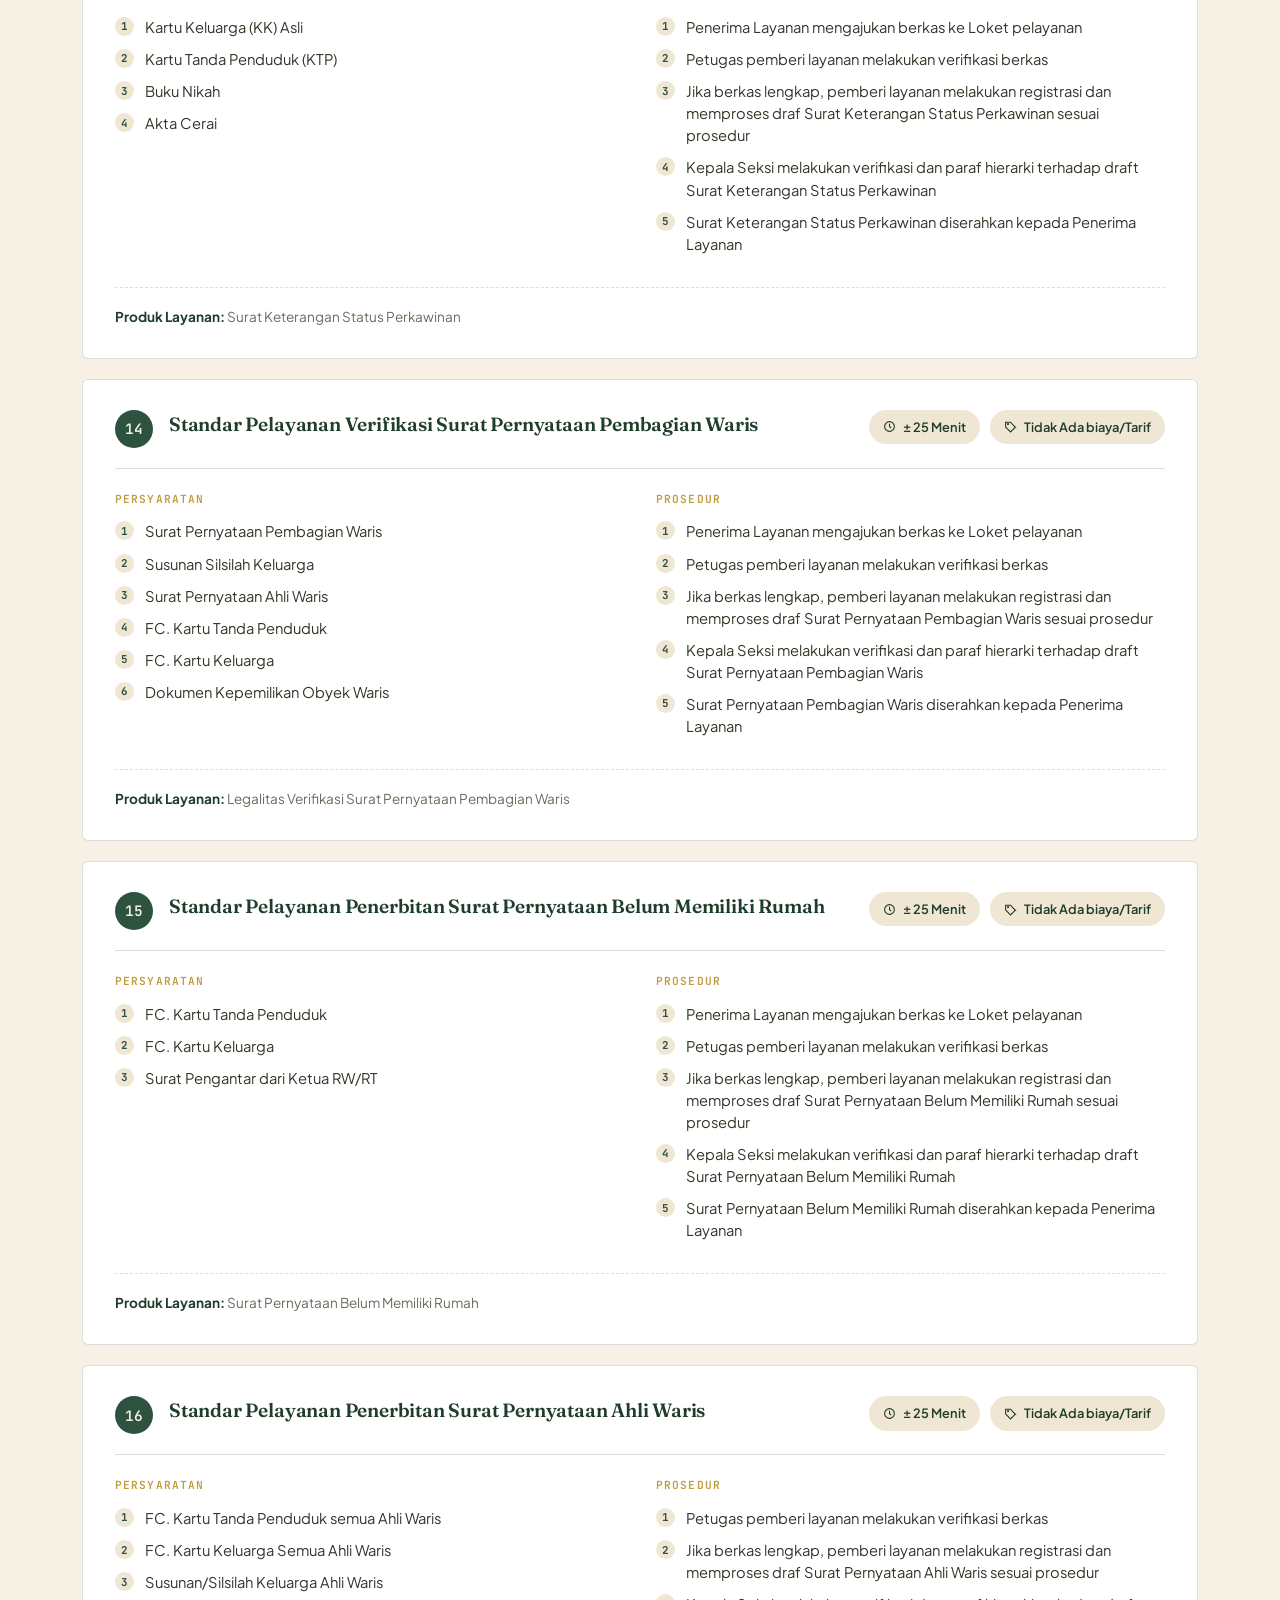
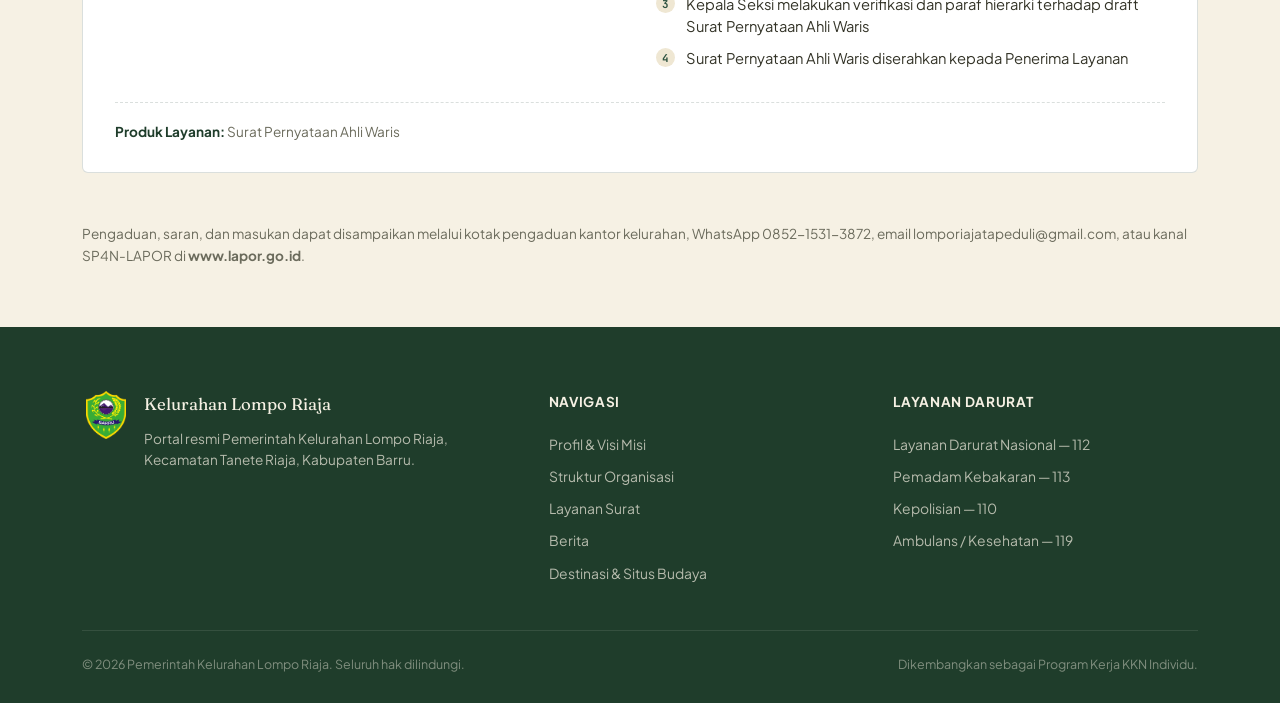
<file: layanan.html>
<!DOCTYPE html>
<html lang="id">
<head>
<meta charset="UTF-8">
<meta name="viewport" content="width=device-width, initial-scale=1.0">
<title>Standar Pelayanan — Kelurahan Lompo Riaja</title>
<meta name="description" content="Daftar lengkap 16 jenis standar pelayanan administrasi Kelurahan Lompo Riaja: persyaratan, prosedur, waktu, dan biaya layanan surat-menyurat.">
<link rel="preconnect" href="https://fonts.googleapis.com">
<link href="https://fonts.googleapis.com/css2?family=Fraunces:opsz,wght@9..144,400;9..144,500;9..144,600;9..144,700&family=Plus+Jakarta+Sans:wght@400;500;600;700;800&family=JetBrains+Mono:wght@400;500&display=swap" rel="stylesheet">
<link rel="stylesheet" href="styles.css">
</head>
<body>

<header>
  <div class="nav">
    <div class="brand">
      <img src="images/logo-barru.jpg" alt="Logo Kabupaten Barru" width="40" height="40" style="object-fit: contain;">
      <div class="brand-text">
        <div class="kel">Kelurahan Lompo Riaja</div>
        <div class="kab">Kec. Tanete Riaja — Kab. Barru</div>
      </div>
    </div>
    <nav class="links">
      <a href="index.html#profil">Profil</a>
      <a href="index.html#organisasi">Organisasi</a>
      <a href="index.html#layanan">Layanan</a>
      <a href="index.html#berita">Berita</a>
      <a href="index.html#destinasi">Destinasi</a>
      <a href="index.html#kontak">Kontak</a>
    </nav>
    <button class="burger" id="burger" aria-label="Menu"><span></span><span></span><span></span></button>
  </div>
  <div class="mobile-menu" id="mobileMenu">
    <a href="index.html#profil">Profil</a>
    <a href="index.html#organisasi">Organisasi</a>
    <a href="index.html#layanan">Layanan</a>
    <a href="index.html#berita">Berita</a>
    <a href="index.html#destinasi">Destinasi</a>
    <a href="index.html#kontak">Kontak</a>
  </div>
</header>

<div class="wrap">
  <div class="breadcrumb">
    <a href="index.html">Beranda</a><span>/</span>Standar Pelayanan
  </div>

  <div class="artikel-hero" style="border-bottom:none;">
    <div class="berita-date">16 Jenis Layanan — Komponen 1-5</div>
    <h1>Standar Pelayanan Publik Kelurahan Lompo Riaja</h1>
    <p style="max-width:680px;color:#4a4a3f;font-size:1rem;margin-top:14px;">Mengacu pada Standar Pelayanan Publik Kelurahan Lompo Riaja, Kecamatan Tanete Riaja, Kabupaten Barru. Datang langsung ke kantor kelurahan pada jam layanan (07.30–16.00 WITA) dengan membawa seluruh dokumen persyaratan.</p>
  </div>

  <div class="layanan-full-list" style="margin-bottom:50px;">
    <div class="layanan-full-card">
      <div class="lay-head">
        <div class="lay-head-left">
          <div class="lay-num">01</div>
          <div>
            <h3>Standar Pelayanan Penerbitan Surat Pernyataan Penghasilan Orang Tua</h3>
          </div>
        </div>
        <div class="lay-meta">
          <div class="meta-chip"><svg width="13" height="13" viewBox="0 0 24 24" fill="none" stroke="#1E3A2B" stroke-width="2"><circle cx="12" cy="12" r="9"/><path d="M12 7v5l3 3"/></svg> ± 25 Menit</div>
          <div class="meta-chip"><svg width="13" height="13" viewBox="0 0 24 24" fill="none" stroke="#1E3A2B" stroke-width="2"><path d="M20.59 13.41 12 22l-9-9V4h9l9 9.41Z"/><circle cx="7.5" cy="7.5" r="1"/></svg> Tidak Ada biaya/Tarif</div>
        </div>
      </div>
      <div class="lay-body-grid">
        <div>
          <div class="lay-col-label">Persyaratan</div>
          <ul class="lay-steps">
          <li><span class="num-badge">1</span>FC. Kartu Keluarga (KK)</li>
          <li><span class="num-badge">2</span>FC. Kartu Tanda Penduduk (KTP-E)</li>
          <li><span class="num-badge">3</span>Daftar Gaji (PNS)</li>
          </ul>
        </div>
        <div>
          <div class="lay-col-label">Prosedur</div>
          <ul class="lay-steps">
          <li><span class="num-badge">1</span>Penerima Layanan mengajukan berkas ke Loket pelayanan</li>
          <li><span class="num-badge">2</span>Petugas pemberi layanan melakukan verifikasi berkas</li>
          <li><span class="num-badge">3</span>Jika berkas lengkap, pemberi layanan melakukan registrasi dan memproses draf Surat Pernyataan Penghasilan Orang Tua sesuai prosedur</li>
          <li><span class="num-badge">4</span>Kepala Seksi melakukan verifikasi dan paraf hierarki terhadap draft Surat Pernyataan Penghasilan Orang Tua</li>
          <li><span class="num-badge">5</span>Surat Pernyataan Penghasilan Orang Tua diserahkan kepada Penerima Layanan</li>
          </ul>
        </div>
      </div>
      <div class="lay-produk"><b>Produk Layanan:</b> Surat Pernyataan Penghasilan Orang Tua</div>
    </div>
    <div class="layanan-full-card">
      <div class="lay-head">
        <div class="lay-head-left">
          <div class="lay-num">02</div>
          <div>
            <h3>Standar Pelayanan Penerbitan Surat Keterangan Domisili</h3>
          </div>
        </div>
        <div class="lay-meta">
          <div class="meta-chip"><svg width="13" height="13" viewBox="0 0 24 24" fill="none" stroke="#1E3A2B" stroke-width="2"><circle cx="12" cy="12" r="9"/><path d="M12 7v5l3 3"/></svg> ± 25 Menit</div>
          <div class="meta-chip"><svg width="13" height="13" viewBox="0 0 24 24" fill="none" stroke="#1E3A2B" stroke-width="2"><path d="M20.59 13.41 12 22l-9-9V4h9l9 9.41Z"/><circle cx="7.5" cy="7.5" r="1"/></svg> Tidak Ada biaya/Tarif</div>
        </div>
      </div>
      <div class="lay-body-grid">
        <div>
          <div class="lay-col-label">Persyaratan</div>
          <ul class="lay-steps">
          <li><span class="num-badge">1</span>FC. Kartu Keluarga</li>
          <li><span class="num-badge">2</span>FC. Kartu Tanda Penduduk (KTP-E)</li>
          <li><span class="num-badge">3</span>Surat Pengantar dari Ketua RW / RT</li>
          </ul>
        </div>
        <div>
          <div class="lay-col-label">Prosedur</div>
          <ul class="lay-steps">
          <li><span class="num-badge">1</span>Penerima Layanan mengajukan berkas ke Loket pelayanan</li>
          <li><span class="num-badge">2</span>Petugas pemberi layanan melakukan verifikasi berkas</li>
          <li><span class="num-badge">3</span>Jika berkas lengkap, pemberi layanan melakukan registrasi dan memproses draf Surat Keterangan Domisili sesuai prosedur</li>
          <li><span class="num-badge">4</span>Kepala Seksi melakukan verifikasi dan paraf hierarki terhadap draft Surat Keterangan Domisili</li>
          <li><span class="num-badge">5</span>Surat Keterangan Domisili diserahkan kepada Penerima Layanan</li>
          </ul>
        </div>
      </div>
      <div class="lay-produk"><b>Produk Layanan:</b> Surat Keterangan Domisili</div>
    </div>
    <div class="layanan-full-card">
      <div class="lay-head">
        <div class="lay-head-left">
          <div class="lay-num">03</div>
          <div>
            <h3>Standar Pelayanan Penerbitan Surat Keterangan Usaha</h3>
          </div>
        </div>
        <div class="lay-meta">
          <div class="meta-chip"><svg width="13" height="13" viewBox="0 0 24 24" fill="none" stroke="#1E3A2B" stroke-width="2"><circle cx="12" cy="12" r="9"/><path d="M12 7v5l3 3"/></svg> ± 25 Menit</div>
          <div class="meta-chip"><svg width="13" height="13" viewBox="0 0 24 24" fill="none" stroke="#1E3A2B" stroke-width="2"><path d="M20.59 13.41 12 22l-9-9V4h9l9 9.41Z"/><circle cx="7.5" cy="7.5" r="1"/></svg> Tidak Ada biaya/Tarif</div>
        </div>
      </div>
      <div class="lay-body-grid">
        <div>
          <div class="lay-col-label">Persyaratan</div>
          <ul class="lay-steps">
          <li><span class="num-badge">1</span>Kartu Tanda Penduduk (KTP-E)</li>
          <li><span class="num-badge">2</span>FC. Kartu Keluarga</li>
          <li><span class="num-badge">3</span>Data usaha (Nama Usaha, Nama penanggungjawab Usaha, Bidang Usaha, Kapan mulai Usaha, Alamat Usaha)</li>
          </ul>
        </div>
        <div>
          <div class="lay-col-label">Prosedur</div>
          <ul class="lay-steps">
          <li><span class="num-badge">1</span>Penerima Layanan mengajukan berkas ke Loket pelayanan</li>
          <li><span class="num-badge">2</span>Petugas pemberi layanan melakukan verifikasi berkas</li>
          <li><span class="num-badge">3</span>Jika berkas lengkap, pemberi layanan melakukan registrasi dan memproses draf Surat Keterangan Usaha sesuai prosedur</li>
          <li><span class="num-badge">4</span>Kepala Seksi melakukan verifikasi dan paraf hierarki terhadap draft Surat Keterangan Usaha</li>
          <li><span class="num-badge">5</span>Surat Keterangan Usaha diserahkan kepada Penerima Layanan</li>
          </ul>
        </div>
      </div>
      <div class="lay-produk"><b>Produk Layanan:</b> Surat Keterangan Usaha</div>
    </div>
    <div class="layanan-full-card">
      <div class="lay-head">
        <div class="lay-head-left">
          <div class="lay-num">04</div>
          <div>
            <h3>Standar Pelayanan Penerbitan Surat Keterangan Kelahiran</h3>
          </div>
        </div>
        <div class="lay-meta">
          <div class="meta-chip"><svg width="13" height="13" viewBox="0 0 24 24" fill="none" stroke="#1E3A2B" stroke-width="2"><circle cx="12" cy="12" r="9"/><path d="M12 7v5l3 3"/></svg> ± 25 Menit</div>
          <div class="meta-chip"><svg width="13" height="13" viewBox="0 0 24 24" fill="none" stroke="#1E3A2B" stroke-width="2"><path d="M20.59 13.41 12 22l-9-9V4h9l9 9.41Z"/><circle cx="7.5" cy="7.5" r="1"/></svg> Tidak Ada biaya/Tarif</div>
        </div>
      </div>
      <div class="lay-body-grid">
        <div>
          <div class="lay-col-label">Persyaratan</div>
          <ul class="lay-steps">
          <li><span class="num-badge">1</span>FC. Kartu Tanda Penduduk (KTP-E) Orang Tua (Bapak/Ibu)</li>
          <li><span class="num-badge">2</span>Kartu Keluarga (Asli)</li>
          <li><span class="num-badge">3</span>Buku Nikah</li>
          <li><span class="num-badge">4</span>Surat Pengantar Kelahiran dari Rumah Sakit/Puskesmas</li>
          <li><span class="num-badge">5</span>FC. KTP Saksi minimal 2 orang</li>
          </ul>
        </div>
        <div>
          <div class="lay-col-label">Prosedur</div>
          <ul class="lay-steps">
          <li><span class="num-badge">1</span>Penerima Layanan mengajukan berkas ke Loket pelayanan</li>
          <li><span class="num-badge">2</span>Petugas pemberi layanan melakukan verifikasi berkas</li>
          <li><span class="num-badge">3</span>Jika berkas lengkap, pemberi layanan melakukan registrasi dan memproses draf Surat Keterangan Kelahiran sesuai prosedur</li>
          <li><span class="num-badge">4</span>Kepala Seksi melakukan verifikasi dan paraf hierarki terhadap draft Surat Keterangan Kelahiran</li>
          <li><span class="num-badge">5</span>Surat Keterangan Kelahiran diserahkan kepada Penerima Layanan</li>
          </ul>
        </div>
      </div>
      <div class="lay-produk"><b>Produk Layanan:</b> Surat Keterangan Kelahiran</div>
    </div>
    <div class="layanan-full-card">
      <div class="lay-head">
        <div class="lay-head-left">
          <div class="lay-num">05</div>
          <div>
            <h3>Standar Pelayanan Penerbitan Surat Keterangan Kematian</h3>
          </div>
        </div>
        <div class="lay-meta">
          <div class="meta-chip"><svg width="13" height="13" viewBox="0 0 24 24" fill="none" stroke="#1E3A2B" stroke-width="2"><circle cx="12" cy="12" r="9"/><path d="M12 7v5l3 3"/></svg> ± 25 Menit</div>
          <div class="meta-chip"><svg width="13" height="13" viewBox="0 0 24 24" fill="none" stroke="#1E3A2B" stroke-width="2"><path d="M20.59 13.41 12 22l-9-9V4h9l9 9.41Z"/><circle cx="7.5" cy="7.5" r="1"/></svg> Tidak Ada biaya/Tarif</div>
        </div>
      </div>
      <div class="lay-body-grid">
        <div>
          <div class="lay-col-label">Persyaratan</div>
          <ul class="lay-steps">
          <li><span class="num-badge">1</span>Kartu Keluarga (Asli) yang meninggal</li>
          <li><span class="num-badge">2</span>Kartu Tanda Penduduk (Asli)</li>
          <li><span class="num-badge">3</span>FC. Kartu Tanda Penduduk (KTP) Pelapor</li>
          </ul>
        </div>
        <div>
          <div class="lay-col-label">Prosedur</div>
          <ul class="lay-steps">
          <li><span class="num-badge">1</span>Penerima Layanan mengajukan berkas ke Loket pelayanan</li>
          <li><span class="num-badge">2</span>Petugas pemberi layanan melakukan verifikasi berkas</li>
          <li><span class="num-badge">3</span>Jika berkas lengkap, pemberi layanan melakukan registrasi dan memproses draf Surat Keterangan Kematian sesuai prosedur</li>
          <li><span class="num-badge">4</span>Kepala Seksi melakukan verifikasi dan paraf hierarki terhadap draft Surat Keterangan Kematian</li>
          <li><span class="num-badge">5</span>Surat Keterangan Kematian diserahkan kepada Penerima Layanan</li>
          </ul>
        </div>
      </div>
      <div class="lay-produk"><b>Produk Layanan:</b> Surat Keterangan Kematian</div>
    </div>
    <div class="layanan-full-card">
      <div class="lay-head">
        <div class="lay-head-left">
          <div class="lay-num">06</div>
          <div>
            <h3>Standar Pelayanan Penerbitan Surat Keterangan Pindah Datang</h3>
          </div>
        </div>
        <div class="lay-meta">
          <div class="meta-chip"><svg width="13" height="13" viewBox="0 0 24 24" fill="none" stroke="#1E3A2B" stroke-width="2"><circle cx="12" cy="12" r="9"/><path d="M12 7v5l3 3"/></svg> ± 25 Menit</div>
          <div class="meta-chip"><svg width="13" height="13" viewBox="0 0 24 24" fill="none" stroke="#1E3A2B" stroke-width="2"><path d="M20.59 13.41 12 22l-9-9V4h9l9 9.41Z"/><circle cx="7.5" cy="7.5" r="1"/></svg> Tidak Ada biaya/Tarif</div>
        </div>
      </div>
      <div class="lay-body-grid">
        <div>
          <div class="lay-col-label">Persyaratan</div>
          <ul class="lay-steps">
          <li><span class="num-badge">1</span>Kartu Tanda Penduduk (KTP) Asli</li>
          <li><span class="num-badge">2</span>FC. Kartu Keluarga Asal</li>
          <li><span class="num-badge">3</span>SKPWNI</li>
          </ul>
        </div>
        <div>
          <div class="lay-col-label">Prosedur</div>
          <ul class="lay-steps">
          <li><span class="num-badge">1</span>Penerima Layanan mengajukan berkas ke Loket pelayanan</li>
          <li><span class="num-badge">2</span>Petugas pemberi layanan melakukan verifikasi berkas</li>
          <li><span class="num-badge">3</span>Jika berkas lengkap, pemberi layanan melakukan registrasi dan memproses draf Surat Keterangan Pindah Datang sesuai prosedur</li>
          <li><span class="num-badge">4</span>Kepala Seksi melakukan verifikasi dan paraf hierarki terhadap draft Surat Keterangan Pindah Datang</li>
          <li><span class="num-badge">5</span>Surat Keterangan Pindah Datang diserahkan kepada Penerima Layanan</li>
          </ul>
        </div>
      </div>
      <div class="lay-produk"><b>Produk Layanan:</b> Surat Keterangan Pindah Datang</div>
    </div>
    <div class="layanan-full-card">
      <div class="lay-head">
        <div class="lay-head-left">
          <div class="lay-num">07</div>
          <div>
            <h3>Standar Pelayanan Penerbitan Surat Keterangan Pindah Keluar</h3>
          </div>
        </div>
        <div class="lay-meta">
          <div class="meta-chip"><svg width="13" height="13" viewBox="0 0 24 24" fill="none" stroke="#1E3A2B" stroke-width="2"><circle cx="12" cy="12" r="9"/><path d="M12 7v5l3 3"/></svg> ± 25 Menit</div>
          <div class="meta-chip"><svg width="13" height="13" viewBox="0 0 24 24" fill="none" stroke="#1E3A2B" stroke-width="2"><path d="M20.59 13.41 12 22l-9-9V4h9l9 9.41Z"/><circle cx="7.5" cy="7.5" r="1"/></svg> Tidak Ada biaya/Tarif</div>
        </div>
      </div>
      <div class="lay-body-grid">
        <div>
          <div class="lay-col-label">Persyaratan</div>
          <ul class="lay-steps">
          <li><span class="num-badge">1</span>Kartu Keluarga (KK) Asli</li>
          <li><span class="num-badge">2</span>Alamat Tujuan yang Lengkap</li>
          </ul>
        </div>
        <div>
          <div class="lay-col-label">Prosedur</div>
          <ul class="lay-steps">
          <li><span class="num-badge">1</span>Penerima Layanan mengajukan berkas ke Loket pelayanan</li>
          <li><span class="num-badge">2</span>Petugas pemberi layanan melakukan verifikasi berkas</li>
          <li><span class="num-badge">3</span>Jika berkas lengkap, pemberi layanan melakukan registrasi dan memproses draf Surat Keterangan Pindah Keluar sesuai prosedur</li>
          <li><span class="num-badge">4</span>Kepala Seksi melakukan verifikasi dan paraf hierarki terhadap draft Surat Keterangan Pindah Keluar</li>
          <li><span class="num-badge">5</span>Surat Keterangan Pindah Keluar diserahkan kepada Penerima Layanan</li>
          </ul>
        </div>
      </div>
      <div class="lay-produk"><b>Produk Layanan:</b> Surat Keterangan Pindah Keluar</div>
    </div>
    <div class="layanan-full-card">
      <div class="lay-head">
        <div class="lay-head-left">
          <div class="lay-num">08</div>
          <div>
            <h3>Standar Pelayanan Penerbitan Surat Keterangan Tidak Mampu</h3>
          </div>
        </div>
        <div class="lay-meta">
          <div class="meta-chip"><svg width="13" height="13" viewBox="0 0 24 24" fill="none" stroke="#1E3A2B" stroke-width="2"><circle cx="12" cy="12" r="9"/><path d="M12 7v5l3 3"/></svg> ± 25 Menit</div>
          <div class="meta-chip"><svg width="13" height="13" viewBox="0 0 24 24" fill="none" stroke="#1E3A2B" stroke-width="2"><path d="M20.59 13.41 12 22l-9-9V4h9l9 9.41Z"/><circle cx="7.5" cy="7.5" r="1"/></svg> Tidak Ada biaya/Tarif</div>
        </div>
      </div>
      <div class="lay-body-grid">
        <div>
          <div class="lay-col-label">Persyaratan</div>
          <ul class="lay-steps">
          <li><span class="num-badge">1</span>Kartu Keluarga (KK) Asli</li>
          <li><span class="num-badge">2</span>Kartu Tanda Penduduk</li>
          </ul>
        </div>
        <div>
          <div class="lay-col-label">Prosedur</div>
          <ul class="lay-steps">
          <li><span class="num-badge">1</span>Penerima Layanan mengajukan berkas ke Loket pelayanan</li>
          <li><span class="num-badge">2</span>Petugas pemberi layanan melakukan verifikasi berkas</li>
          <li><span class="num-badge">3</span>Jika berkas lengkap, pemberi layanan melakukan registrasi dan memproses draf Surat Keterangan Tidak mampu sesuai prosedur</li>
          <li><span class="num-badge">4</span>Kepala Seksi melakukan verifikasi dan paraf hierarki terhadap draft Surat Keterangan Tidak mampu</li>
          <li><span class="num-badge">5</span>Surat Keterangan Tidak mampu diserahkan kepada Penerima Layanan</li>
          </ul>
        </div>
      </div>
      <div class="lay-produk"><b>Produk Layanan:</b> Surat Keterangan Tidak Mampu</div>
    </div>
    <div class="layanan-full-card">
      <div class="lay-head">
        <div class="lay-head-left">
          <div class="lay-num">09</div>
          <div>
            <h3>Standar Pelayanan Penerbitan Surat Pengantar Nikah</h3>
          </div>
        </div>
        <div class="lay-meta">
          <div class="meta-chip"><svg width="13" height="13" viewBox="0 0 24 24" fill="none" stroke="#1E3A2B" stroke-width="2"><circle cx="12" cy="12" r="9"/><path d="M12 7v5l3 3"/></svg> ± 25 Menit</div>
          <div class="meta-chip"><svg width="13" height="13" viewBox="0 0 24 24" fill="none" stroke="#1E3A2B" stroke-width="2"><path d="M20.59 13.41 12 22l-9-9V4h9l9 9.41Z"/><circle cx="7.5" cy="7.5" r="1"/></svg> Tidak Ada biaya/Tarif</div>
        </div>
      </div>
      <div class="lay-body-grid">
        <div>
          <div class="lay-col-label">Persyaratan</div>
          <ul class="lay-steps">
          <li><span class="num-badge">1</span>Surat Pengantar dari Ketua RT/RW</li>
          <li><span class="num-badge">2</span>FC. Kartu Tanda Penduduk (KTP) Orang Tua (Bapak dan Ibu)</li>
          <li><span class="num-badge">3</span>FC. Kartu Keluarga (KK)</li>
          <li><span class="num-badge">4</span>FC. Kartu Tanda Penduduk (KTP)</li>
          <li><span class="num-badge">5</span>FC. Akta Kelahiran</li>
          <li><span class="num-badge">6</span>FC. Ijazah Terakhir</li>
          <li><span class="num-badge">7</span>Pasfoto ukuran 2 x 3 = 1 lembar</li>
          <li><span class="num-badge">8</span>FC. Kartu Keluarga Calon Pasangan</li>
          </ul>
        </div>
        <div>
          <div class="lay-col-label">Prosedur</div>
          <ul class="lay-steps">
          <li><span class="num-badge">1</span>Penerima Layanan mengajukan berkas ke Loket pelayanan</li>
          <li><span class="num-badge">2</span>Petugas pemberi layanan melakukan verifikasi berkas</li>
          <li><span class="num-badge">3</span>Jika berkas lengkap, pemberi layanan melakukan registrasi dan memproses draf Surat Pengantar Nikah sesuai prosedur</li>
          <li><span class="num-badge">4</span>Kepala Seksi melakukan verifikasi dan paraf hierarki terhadap draft Surat Pengantar Nikah</li>
          <li><span class="num-badge">5</span>Surat Pengantar Nikah diserahkan kepada Penerima Layanan</li>
          </ul>
        </div>
      </div>
      <div class="lay-produk"><b>Produk Layanan:</b> Surat Pengantar Nikah</div>
    </div>
    <div class="layanan-full-card">
      <div class="lay-head">
        <div class="lay-head-left">
          <div class="lay-num">10</div>
          <div>
            <h3>Standar Pelayanan Penerbitan Surat Pengantar Pembuatan Surat Keterangan Catatan Kepolisian (SKCK)</h3>
          </div>
        </div>
        <div class="lay-meta">
          <div class="meta-chip"><svg width="13" height="13" viewBox="0 0 24 24" fill="none" stroke="#1E3A2B" stroke-width="2"><circle cx="12" cy="12" r="9"/><path d="M12 7v5l3 3"/></svg> ± 25 Menit</div>
          <div class="meta-chip"><svg width="13" height="13" viewBox="0 0 24 24" fill="none" stroke="#1E3A2B" stroke-width="2"><path d="M20.59 13.41 12 22l-9-9V4h9l9 9.41Z"/><circle cx="7.5" cy="7.5" r="1"/></svg> Tidak Ada biaya/Tarif</div>
        </div>
      </div>
      <div class="lay-body-grid">
        <div>
          <div class="lay-col-label">Persyaratan</div>
          <ul class="lay-steps">
          <li><span class="num-badge">1</span>Kartu Tanda Penduduk (KTP)</li>
          <li><span class="num-badge">2</span>Kartu Keluarga (KK)</li>
          </ul>
        </div>
        <div>
          <div class="lay-col-label">Prosedur</div>
          <ul class="lay-steps">
          <li><span class="num-badge">1</span>Penerima Layanan mengajukan berkas ke Loket pelayanan</li>
          <li><span class="num-badge">2</span>Petugas pemberi layanan melakukan verifikasi berkas</li>
          <li><span class="num-badge">3</span>Jika berkas lengkap, pemberi layanan melakukan registrasi dan memproses draf Surat Pengantar Pembuatan Surat Keterangan Catatan Kepolisian sesuai prosedur</li>
          <li><span class="num-badge">4</span>Kepala Seksi melakukan verifikasi dan paraf hierarki terhadap draft Surat Pengantar Pembuatan Surat Keterangan Catatan Kepolisian</li>
          <li><span class="num-badge">5</span>Surat Pengantar Pembuatan Surat Keterangan Catatan Kepolisian diserahkan kepada Penerima Layanan</li>
          </ul>
        </div>
      </div>
      <div class="lay-produk"><b>Produk Layanan:</b> Surat Pengantar Pembuatan Surat Keterangan Catatan Kepolisian</div>
    </div>
    <div class="layanan-full-card">
      <div class="lay-head">
        <div class="lay-head-left">
          <div class="lay-num">11</div>
          <div>
            <h3>Standar Pelayanan Penerbitan Surat Pengantar Penerbitan Kartu Keluarga</h3>
          </div>
        </div>
        <div class="lay-meta">
          <div class="meta-chip"><svg width="13" height="13" viewBox="0 0 24 24" fill="none" stroke="#1E3A2B" stroke-width="2"><circle cx="12" cy="12" r="9"/><path d="M12 7v5l3 3"/></svg> ± 25 Menit</div>
          <div class="meta-chip"><svg width="13" height="13" viewBox="0 0 24 24" fill="none" stroke="#1E3A2B" stroke-width="2"><path d="M20.59 13.41 12 22l-9-9V4h9l9 9.41Z"/><circle cx="7.5" cy="7.5" r="1"/></svg> Tidak Ada biaya/Tarif</div>
        </div>
      </div>
      <div class="lay-body-grid">
        <div>
          <div class="lay-col-label">Persyaratan</div>
          <ul class="lay-steps">
          <li><span class="num-badge">1</span>Kartu Keluarga (KK) Asli Orang Tua</li>
          <li><span class="num-badge">2</span>Kartu Tanda Penduduk (KTP)</li>
          <li><span class="num-badge">3</span>Akta Kelahiran</li>
          <li><span class="num-badge">4</span>Ijazah Terakhir</li>
          <li><span class="num-badge">5</span>Buku Nikah</li>
          </ul>
        </div>
        <div>
          <div class="lay-col-label">Prosedur</div>
          <ul class="lay-steps">
          <li><span class="num-badge">1</span>Penerima Layanan mengajukan berkas ke Loket pelayanan</li>
          <li><span class="num-badge">2</span>Petugas pemberi layanan melakukan verifikasi berkas</li>
          <li><span class="num-badge">3</span>Jika berkas lengkap, pemberi layanan melakukan registrasi dan memproses draf Surat Pengantar Penerbitan Kartu Keluarga sesuai prosedur</li>
          <li><span class="num-badge">4</span>Kepala Seksi melakukan verifikasi dan paraf hierarki terhadap draft Surat Pengantar Penerbitan Kartu Keluarga</li>
          <li><span class="num-badge">5</span>Surat Pengantar Penerbitan Kartu Keluarga diserahkan kepada Penerima Layanan</li>
          </ul>
        </div>
      </div>
      <div class="lay-produk"><b>Produk Layanan:</b> Surat Pengantar Penerbitan Kartu Keluarga</div>
    </div>
    <div class="layanan-full-card">
      <div class="lay-head">
        <div class="lay-head-left">
          <div class="lay-num">12</div>
          <div>
            <h3>Standar Pelayanan Penerbitan Surat Pengantar Penerbitan Kartu Tanda Penduduk (KTP)</h3>
          </div>
        </div>
        <div class="lay-meta">
          <div class="meta-chip"><svg width="13" height="13" viewBox="0 0 24 24" fill="none" stroke="#1E3A2B" stroke-width="2"><circle cx="12" cy="12" r="9"/><path d="M12 7v5l3 3"/></svg> ± 25 Menit</div>
          <div class="meta-chip"><svg width="13" height="13" viewBox="0 0 24 24" fill="none" stroke="#1E3A2B" stroke-width="2"><path d="M20.59 13.41 12 22l-9-9V4h9l9 9.41Z"/><circle cx="7.5" cy="7.5" r="1"/></svg> Tidak Ada biaya/Tarif</div>
        </div>
      </div>
      <div class="lay-body-grid">
        <div>
          <div class="lay-col-label">Persyaratan</div>
          <ul class="lay-steps">
          <li><span class="num-badge">1</span>Kartu Keluarga (KK) Asli Orang Tua</li>
          <li><span class="num-badge">2</span>Akta Kelahiran</li>
          <li><span class="num-badge">3</span>Ijazah Terakhir</li>
          </ul>
        </div>
        <div>
          <div class="lay-col-label">Prosedur</div>
          <ul class="lay-steps">
          <li><span class="num-badge">1</span>Penerima Layanan mengajukan berkas ke Loket pelayanan</li>
          <li><span class="num-badge">2</span>Petugas pemberi layanan melakukan verifikasi berkas</li>
          <li><span class="num-badge">3</span>Jika berkas lengkap, pemberi layanan melakukan registrasi dan memproses draf Surat Pengantar Penerbitan Kartu Tanda Penduduk sesuai prosedur</li>
          <li><span class="num-badge">4</span>Kepala Seksi melakukan verifikasi dan paraf hierarki terhadap draft Surat Pengantar Penerbitan Kartu Tanda Penduduk</li>
          <li><span class="num-badge">5</span>Surat Pengantar Penerbitan Kartu Tanda Penduduk diserahkan kepada Penerima Layanan</li>
          </ul>
        </div>
      </div>
      <div class="lay-produk"><b>Produk Layanan:</b> Surat Pengantar Penerbitan Kartu Tanda Penduduk</div>
    </div>
    <div class="layanan-full-card">
      <div class="lay-head">
        <div class="lay-head-left">
          <div class="lay-num">13</div>
          <div>
            <h3>Standar Pelayanan Penerbitan Surat Keterangan Status Perkawinan</h3>
          </div>
        </div>
        <div class="lay-meta">
          <div class="meta-chip"><svg width="13" height="13" viewBox="0 0 24 24" fill="none" stroke="#1E3A2B" stroke-width="2"><circle cx="12" cy="12" r="9"/><path d="M12 7v5l3 3"/></svg> ± 25 Menit</div>
          <div class="meta-chip"><svg width="13" height="13" viewBox="0 0 24 24" fill="none" stroke="#1E3A2B" stroke-width="2"><path d="M20.59 13.41 12 22l-9-9V4h9l9 9.41Z"/><circle cx="7.5" cy="7.5" r="1"/></svg> Tidak Ada biaya/Tarif</div>
        </div>
      </div>
      <div class="lay-body-grid">
        <div>
          <div class="lay-col-label">Persyaratan</div>
          <ul class="lay-steps">
          <li><span class="num-badge">1</span>Kartu Keluarga (KK) Asli</li>
          <li><span class="num-badge">2</span>Kartu Tanda Penduduk (KTP)</li>
          <li><span class="num-badge">3</span>Buku Nikah</li>
          <li><span class="num-badge">4</span>Akta Cerai</li>
          </ul>
        </div>
        <div>
          <div class="lay-col-label">Prosedur</div>
          <ul class="lay-steps">
          <li><span class="num-badge">1</span>Penerima Layanan mengajukan berkas ke Loket pelayanan</li>
          <li><span class="num-badge">2</span>Petugas pemberi layanan melakukan verifikasi berkas</li>
          <li><span class="num-badge">3</span>Jika berkas lengkap, pemberi layanan melakukan registrasi dan memproses draf Surat Keterangan Status Perkawinan sesuai prosedur</li>
          <li><span class="num-badge">4</span>Kepala Seksi melakukan verifikasi dan paraf hierarki terhadap draft Surat Keterangan Status Perkawinan</li>
          <li><span class="num-badge">5</span>Surat Keterangan Status Perkawinan diserahkan kepada Penerima Layanan</li>
          </ul>
        </div>
      </div>
      <div class="lay-produk"><b>Produk Layanan:</b> Surat Keterangan Status Perkawinan</div>
    </div>
    <div class="layanan-full-card">
      <div class="lay-head">
        <div class="lay-head-left">
          <div class="lay-num">14</div>
          <div>
            <h3>Standar Pelayanan Verifikasi Surat Pernyataan Pembagian Waris</h3>
          </div>
        </div>
        <div class="lay-meta">
          <div class="meta-chip"><svg width="13" height="13" viewBox="0 0 24 24" fill="none" stroke="#1E3A2B" stroke-width="2"><circle cx="12" cy="12" r="9"/><path d="M12 7v5l3 3"/></svg> ± 25 Menit</div>
          <div class="meta-chip"><svg width="13" height="13" viewBox="0 0 24 24" fill="none" stroke="#1E3A2B" stroke-width="2"><path d="M20.59 13.41 12 22l-9-9V4h9l9 9.41Z"/><circle cx="7.5" cy="7.5" r="1"/></svg> Tidak Ada biaya/Tarif</div>
        </div>
      </div>
      <div class="lay-body-grid">
        <div>
          <div class="lay-col-label">Persyaratan</div>
          <ul class="lay-steps">
          <li><span class="num-badge">1</span>Surat Pernyataan Pembagian Waris</li>
          <li><span class="num-badge">2</span>Susunan Silsilah Keluarga</li>
          <li><span class="num-badge">3</span>Surat Pernyataan Ahli Waris</li>
          <li><span class="num-badge">4</span>FC. Kartu Tanda Penduduk</li>
          <li><span class="num-badge">5</span>FC. Kartu Keluarga</li>
          <li><span class="num-badge">6</span>Dokumen Kepemilikan Obyek Waris</li>
          </ul>
        </div>
        <div>
          <div class="lay-col-label">Prosedur</div>
          <ul class="lay-steps">
          <li><span class="num-badge">1</span>Penerima Layanan mengajukan berkas ke Loket pelayanan</li>
          <li><span class="num-badge">2</span>Petugas pemberi layanan melakukan verifikasi berkas</li>
          <li><span class="num-badge">3</span>Jika berkas lengkap, pemberi layanan melakukan registrasi dan memproses draf Surat Pernyataan Pembagian Waris sesuai prosedur</li>
          <li><span class="num-badge">4</span>Kepala Seksi melakukan verifikasi dan paraf hierarki terhadap draft Surat Pernyataan Pembagian Waris</li>
          <li><span class="num-badge">5</span>Surat Pernyataan Pembagian Waris diserahkan kepada Penerima Layanan</li>
          </ul>
        </div>
      </div>
      <div class="lay-produk"><b>Produk Layanan:</b> Legalitas Verifikasi Surat Pernyataan Pembagian Waris</div>
    </div>
    <div class="layanan-full-card">
      <div class="lay-head">
        <div class="lay-head-left">
          <div class="lay-num">15</div>
          <div>
            <h3>Standar Pelayanan Penerbitan Surat Pernyataan Belum Memiliki Rumah</h3>
          </div>
        </div>
        <div class="lay-meta">
          <div class="meta-chip"><svg width="13" height="13" viewBox="0 0 24 24" fill="none" stroke="#1E3A2B" stroke-width="2"><circle cx="12" cy="12" r="9"/><path d="M12 7v5l3 3"/></svg> ± 25 Menit</div>
          <div class="meta-chip"><svg width="13" height="13" viewBox="0 0 24 24" fill="none" stroke="#1E3A2B" stroke-width="2"><path d="M20.59 13.41 12 22l-9-9V4h9l9 9.41Z"/><circle cx="7.5" cy="7.5" r="1"/></svg> Tidak Ada biaya/Tarif</div>
        </div>
      </div>
      <div class="lay-body-grid">
        <div>
          <div class="lay-col-label">Persyaratan</div>
          <ul class="lay-steps">
          <li><span class="num-badge">1</span>FC. Kartu Tanda Penduduk</li>
          <li><span class="num-badge">2</span>FC. Kartu Keluarga</li>
          <li><span class="num-badge">3</span>Surat Pengantar dari Ketua RW/RT</li>
          </ul>
        </div>
        <div>
          <div class="lay-col-label">Prosedur</div>
          <ul class="lay-steps">
          <li><span class="num-badge">1</span>Penerima Layanan mengajukan berkas ke Loket pelayanan</li>
          <li><span class="num-badge">2</span>Petugas pemberi layanan melakukan verifikasi berkas</li>
          <li><span class="num-badge">3</span>Jika berkas lengkap, pemberi layanan melakukan registrasi dan memproses draf Surat Pernyataan Belum Memiliki Rumah sesuai prosedur</li>
          <li><span class="num-badge">4</span>Kepala Seksi melakukan verifikasi dan paraf hierarki terhadap draft Surat Pernyataan Belum Memiliki Rumah</li>
          <li><span class="num-badge">5</span>Surat Pernyataan Belum Memiliki Rumah diserahkan kepada Penerima Layanan</li>
          </ul>
        </div>
      </div>
      <div class="lay-produk"><b>Produk Layanan:</b> Surat Pernyataan Belum Memiliki Rumah</div>
    </div>
    <div class="layanan-full-card">
      <div class="lay-head">
        <div class="lay-head-left">
          <div class="lay-num">16</div>
          <div>
            <h3>Standar Pelayanan Penerbitan Surat Pernyataan Ahli Waris</h3>
          </div>
        </div>
        <div class="lay-meta">
          <div class="meta-chip"><svg width="13" height="13" viewBox="0 0 24 24" fill="none" stroke="#1E3A2B" stroke-width="2"><circle cx="12" cy="12" r="9"/><path d="M12 7v5l3 3"/></svg> ± 25 Menit</div>
          <div class="meta-chip"><svg width="13" height="13" viewBox="0 0 24 24" fill="none" stroke="#1E3A2B" stroke-width="2"><path d="M20.59 13.41 12 22l-9-9V4h9l9 9.41Z"/><circle cx="7.5" cy="7.5" r="1"/></svg> Tidak Ada biaya/Tarif</div>
        </div>
      </div>
      <div class="lay-body-grid">
        <div>
          <div class="lay-col-label">Persyaratan</div>
          <ul class="lay-steps">
          <li><span class="num-badge">1</span>FC. Kartu Tanda Penduduk semua Ahli Waris</li>
          <li><span class="num-badge">2</span>FC. Kartu Keluarga Semua Ahli Waris</li>
          <li><span class="num-badge">3</span>Susunan/Silsilah Keluarga Ahli Waris</li>
          </ul>
        </div>
        <div>
          <div class="lay-col-label">Prosedur</div>
          <ul class="lay-steps">
          <li><span class="num-badge">1</span>Petugas pemberi layanan melakukan verifikasi berkas</li>
          <li><span class="num-badge">2</span>Jika berkas lengkap, pemberi layanan melakukan registrasi dan memproses draf Surat Pernyataan Ahli Waris sesuai prosedur</li>
          <li><span class="num-badge">3</span>Kepala Seksi melakukan verifikasi dan paraf hierarki terhadap draft Surat Pernyataan Ahli Waris</li>
          <li><span class="num-badge">4</span>Surat Pernyataan Ahli Waris diserahkan kepada Penerima Layanan</li>
          </ul>
        </div>
      </div>
      <div class="lay-produk"><b>Produk Layanan:</b> Surat Pernyataan Ahli Waris</div>
    </div>
  </div>

  <p style="margin-bottom:60px;font-size:0.85rem;color:#6b6b5c;">Pengaduan, saran, dan masukan dapat disampaikan melalui kotak pengaduan kantor kelurahan, WhatsApp 0852-1531-3872, email lomporiajatapeduli@gmail.com, atau kanal SP4N-LAPOR di <strong>www.lapor.go.id</strong>.</p>
</div>

<footer>
  <div class="wrap">
    <div class="foot-grid">
      <div class="foot-brand">
        <img src="images/logo-barru.jpg" alt="Logo Kabupaten Barru" width="48" height="48" style="object-fit: contain;">
        <div>
          <div style="color:#F6F1E4;font-family:'Fraunces',serif;font-size:1.05rem;">Kelurahan Lompo Riaja</div>
          <p>Portal resmi Pemerintah Kelurahan Lompo Riaja, Kecamatan Tanete Riaja, Kabupaten Barru.</p>
        </div>
      </div>
      <div>
        <h4>Navigasi</h4>
        <a href="index.html#profil">Profil &amp; Visi Misi</a>
        <a href="index.html#organisasi">Struktur Organisasi</a>
        <a href="index.html#layanan">Layanan Surat</a>
        <a href="index.html#berita">Berita</a>
        <a href="index.html#destinasi">Destinasi & Situs Budaya</a>
      </div>
      <div>
        <h4>Layanan Darurat</h4>
        <li>Layanan Darurat Nasional — 112</li>
        <li>Pemadam Kebakaran — 113</li>
        <li>Kepolisian — 110</li>
        <li>Ambulans / Kesehatan — 119</li>
      </div>
    </div>
    <div class="foot-bottom">
      <span>© 2026 Pemerintah Kelurahan Lompo Riaja. Seluruh hak dilindungi.</span>
      <span>Dikembangkan sebagai Program Kerja KKN Individu.</span>
    </div>
  </div>
</footer>

<script>
  // Mobile menu toggle
  const burger = document.getElementById('burger');
  const mobileMenu = document.getElementById('mobileMenu');
  burger.addEventListener('click', () => {
    burger.classList.toggle('open');
    mobileMenu.classList.toggle('show');
  });
  mobileMenu.querySelectorAll('a').forEach(a => a.addEventListener('click', () => {
    burger.classList.remove('open');
    mobileMenu.classList.remove('show');
  }));

  // Scroll reveal
  const revealEls = document.querySelectorAll('.reveal');
  const io = new IntersectionObserver((entries) => {
    entries.forEach(e => {
      if (e.isIntersecting) {
        e.target.classList.add('in');
        io.unobserve(e.target);
      }
    });
  }, { threshold: 0.12 });
  revealEls.forEach(el => io.observe(el));
</script>

</body>
</html>
</file>
<file: styles.css>
:root{
    --hijau-tua: #2D5240;
    --hijau-gelap: #1F3D2B;
    --emas: #C09A3E;
    --emas-terang: #DDB962;
    --marun: #7A3030;
    --krem: #F6F1E4;
    --krem-2: #EFE7D3;
    --tinta: #1B1B16;
    --putih: #FFFFFF;
    --garis: rgba(30,58,43,0.16);
    --font-display: "Fraunces", serif;
    --font-body: "Plus Jakarta Sans", sans-serif;
    --font-mono: "JetBrains Mono", monospace;
  }

  *{ margin:0; padding:0; box-sizing:border-box; }

  html{ scroll-behavior:smooth; }

  body{
    background:var(--krem);
    color:var(--tinta);
    font-family:var(--font-body);
    line-height:1.6;
    overflow-x:hidden;
  }

  a{ color:inherit; text-decoration:none; }
  ul{ list-style:none; }
  img{ max-width:100%; display:block; }

  .wrap{
    max-width:1180px;
    margin:0 auto;
    padding:0 32px;
  }

  h1,h2,h3{
    font-family:var(--font-display);
    font-weight:600;
    letter-spacing:-0.01em;
    color:var(--hijau-gelap);
  }

  .eyebrow{
    font-family:var(--font-mono);
    font-size:0.72rem;
    letter-spacing:0.14em;
    text-transform:uppercase;
    color:var(--emas);
    font-weight:500;
    display:flex;
    align-items:center;
    gap:10px;
  }
  .eyebrow::before{
    content:"";
    width:22px; height:1px;
    background:var(--emas);
    display:inline-block;
  }

  /* ===== Seal / Cap Kelurahan motif (signature element) ===== */
  .seal{
    display:inline-block;
    flex-shrink:0;
  }
  .seal circle, .seal path, .seal line{ vector-effect:non-scaling-stroke; }

  /* ===== Header / Nav ===== */
  header{
    position:sticky; top:0; z-index:100;
    background:rgba(30,58,43,0.97);
    backdrop-filter:blur(6px);
    border-bottom:1px solid rgba(221,185,98,0.25);
  }
  .nav{
    display:flex; align-items:center; justify-content:space-between;
    padding:16px 32px;
    max-width:1180px; margin:0 auto;
  }
  .brand{ display:flex; align-items:center; gap:12px; }
  .brand-text .kel{
    font-family:var(--font-display);
    color:var(--krem);
    font-size:1.05rem;
    font-weight:600;
    line-height:1.1;
  }
  .brand-text .kab{
    font-family:var(--font-mono);
    color:var(--emas-terang);
    font-size:0.65rem;
    letter-spacing:0.08em;
    text-transform:uppercase;
  }
  nav.links{ display:flex; gap:30px; }
  nav.links a{
    color:var(--krem-2);
    font-size:0.88rem;
    font-weight:500;
    position:relative;
    padding:4px 0;
    transition:color .2s;
  }
  nav.links a:hover{ color:var(--emas-terang); }
  nav.links a::after{
    content:"";
    position:absolute; left:0; bottom:-2px;
    width:0; height:1px;
    background:var(--emas-terang);
    transition:width .25s;
  }
  nav.links a:hover::after{ width:100%; }

  .burger{
    display:none;
    width:26px; height:20px;
    position:relative;
    cursor:pointer;
    background:none; border:none;
  }
  .burger span{
    position:absolute; left:0; width:100%; height:2px;
    background:var(--krem); border-radius:2px;
    transition:all .3s;
  }
  .burger span:nth-child(1){ top:0; }
  .burger span:nth-child(2){ top:9px; }
  .burger span:nth-child(3){ top:18px; }
  .burger.open span:nth-child(1){ transform:translateY(9px) rotate(45deg); }
  .burger.open span:nth-child(2){ opacity:0; }
  .burger.open span:nth-child(3){ transform:translateY(-9px) rotate(-45deg); }

  .mobile-menu{
    display:none;
    flex-direction:column;
    background:var(--hijau-gelap);
    padding:10px 32px 26px;
  }
  .mobile-menu a{
    color:var(--krem-2);
    padding:12px 0;
    border-bottom:1px solid rgba(255,255,255,0.08);
    font-size:0.95rem;
  }
  .mobile-menu.show{ display:flex; }

  @media (max-width:860px){
    nav.links{ display:none; }
    .burger{ display:block; }
  }

  /* ===== Hero ===== */
  .hero{
    position:relative;
    background:
      radial-gradient(circle at 82% 12%, rgba(221,185,98,0.16), transparent 45%),
      linear-gradient(180deg, var(--hijau-tua) 0%, var(--hijau-gelap) 100%);
    color:var(--krem);
    padding:96px 0 120px;
    overflow:hidden;
  }
  .hero-bg{
    position:absolute; inset:0;
    width:100%; height:100%;
    object-fit:cover;
    z-index:0;
  }
  .hero::before{
    content:"";
    position:absolute; inset:0;
    background:
      linear-gradient(180deg, rgba(20,42,31,0.88) 0%, rgba(20,42,31,0.94) 100%);
    z-index:1;
    pointer-events:none;
  }
  .hero-grid{
    position:relative;
    z-index:2;
    display:grid;
    grid-template-columns:1fr;
    max-width:720px;
  }
  .hero h1{
    color:var(--krem);
    font-size:clamp(2.4rem, 5vw, 3.6rem);
    line-height:1.05;
    margin:18px 0 22px;
  }
  .hero h1 em{
    font-style:italic;
    color:var(--emas-terang);
  }
  .hero p.lead{
    font-size:1.08rem;
    color:rgba(246,241,228,0.78);
    max-width:520px;
    margin-bottom:34px;
  }
  .hero-cta{ display:flex; gap:14px; flex-wrap:wrap; }
  .btn{
    display:inline-flex; align-items:center; gap:8px;
    padding:13px 26px;
    font-size:0.9rem; font-weight:600;
    border-radius:3px;
    transition:transform .2s, background .2s, color .2s;
    border:1px solid transparent;
  }
  .btn-primary{
    background:var(--emas-terang);
    color:var(--hijau-gelap);
  }
  .btn-primary:hover{ transform:translateY(-2px); background:var(--emas); }
  .btn-ghost{
    border-color:rgba(246,241,228,0.35);
    color:var(--krem);
  }
  .btn-ghost:hover{ border-color:var(--emas-terang); color:var(--emas-terang); }

  .stat-strip{
    position:relative;
    margin-top:64px;
    display:grid;
    grid-template-columns:repeat(4,1fr);
    border-top:1px solid rgba(246,241,228,0.16);
    padding-top:30px;
  }
  .stat-strip div{ border-right:1px solid rgba(246,241,228,0.12); padding-right:20px; }
  .stat-strip div:last-child{ border-right:none; }
  .stat-num{
    font-family:var(--font-mono);
    font-size:1.9rem;
    color:var(--emas-terang);
    font-weight:500;
  }
  .stat-label{
    font-size:0.78rem;
    color:rgba(246,241,228,0.65);
    margin-top:4px;
  }
  @media (max-width:860px){
    .stat-strip{ grid-template-columns:repeat(2,1fr); row-gap:24px; }
    .stat-strip div:nth-child(2){ border-right:none; }
  }

  /* ===== Section shared ===== */
  section{ padding:100px 0; position:relative; }
  .section-head{
    max-width:640px;
    margin-bottom:56px;
  }
  .section-head h2{
    font-size:clamp(1.9rem,3.4vw,2.5rem);
    margin-top:14px;
  }
  .section-head p{
    color:#4a4a3f;
    margin-top:14px;
    font-size:1rem;
  }
  .divider{
    display:flex; align-items:center; gap:14px;
    margin:0 auto 0;
    width:fit-content;
  }
  .divider .seal{ width:26px; }
  .divider .line{ width:60px; height:1px; background:var(--garis); }

  .reveal{
    opacity:0; transform:translateY(24px);
    transition:opacity .7s ease, transform .7s ease;
  }
  .reveal.in{ opacity:1; transform:none; }

  /* ===== Sambutan ===== */
  .sambutan{ background:var(--putih); }
  .sambutan-grid{
    display:grid;
    grid-template-columns:280px 1fr;
    gap:56px;
    align-items:start;
  }
  .lurah-photo{
    aspect-ratio:3/4;
    background:linear-gradient(150deg,#e4dcc4,#cfc6a3);
    border-radius:4px;
    position:relative;
    overflow:hidden;
    display:flex; align-items:flex-end;
  }
  .lurah-photo svg{ width:100%; height:100%; }
  .lurah-cap{
    position:relative;
    padding:18px 20px;
    background:linear-gradient(0deg, rgba(20,42,31,0.88), transparent);
    width:100%;
    color:var(--krem);
  }
  .lurah-cap strong{ display:block; font-family:var(--font-display); font-size:1.02rem; }
  .lurah-cap span{ font-size:0.78rem; color:var(--emas-terang); font-family:var(--font-mono); }

  blockquote{
    font-family:var(--font-display);
    font-size:1.35rem;
    line-height:1.5;
    color:var(--hijau-gelap);
    font-weight:500;
    position:relative;
    padding-left:28px;
    border-left:2px solid var(--emas);
    margin-bottom:22px;
  }
  .sambutan-body p{ color:#4a4a3f; margin-bottom:14px; font-size:0.98rem; }

  @media (max-width:760px){
    .sambutan-grid{ grid-template-columns:1fr; }
    .lurah-photo{ max-width:220px; }
  }

  /* ===== Profil / Visi Misi ===== */
  .profil{ background:var(--krem-2); }
  .vm-grid{
    display:grid;
    grid-template-columns:1fr 1fr;
    gap:28px;
  }
  .vm-card{
    background:var(--putih);
    border:1px solid var(--garis);
    border-radius:4px;
    padding:36px;
  }
  .vm-card .tag{
    font-family:var(--font-mono);
    font-size:0.7rem;
    letter-spacing:0.1em;
    color:var(--emas);
    text-transform:uppercase;
  }
  .vm-card h3{ font-size:1.4rem; margin:10px 0 14px; }
  .vm-card p{ color:#4a4a3f; font-size:0.95rem; }
  .misi-list{ margin-top:14px; }
  .misi-list li{
    display:flex; gap:12px;
    font-size:0.92rem; color:#4a4a3f;
    padding:9px 0;
    border-top:1px solid var(--garis);
  }
  .misi-list li:first-child{ border-top:none; }
  .misi-list b{
    font-family:var(--font-mono);
    color:var(--hijau-tua);
    font-weight:600;
    flex-shrink:0;
  }

  .wilayah-row{
    margin-top:56px;
    display:grid;
    grid-template-columns:repeat(4,1fr);
    gap:1px;
    background:var(--garis);
    border:1px solid var(--garis);
    border-radius:4px;
    overflow:hidden;
  }
  .wilayah-cell{
    background:var(--putih);
    padding:26px 22px;
  }
  .wilayah-cell .n{
    font-family:var(--font-mono);
    font-size:1.6rem;
    color:var(--hijau-tua);
    font-weight:500;
  }
  .wilayah-cell .l{ font-size:0.82rem; color:#6b6b5c; margin-top:4px; }
  @media (max-width:760px){
    .vm-grid{ grid-template-columns:1fr; }
    .wilayah-row{ grid-template-columns:1fr 1fr; }
  }

  /* ===== Struktur Organisasi ===== */
  .struktur{ background:var(--putih); }
  .org-chart{
    display:flex; flex-direction:column; align-items:center; gap:0;
  }
  .org-node{
    background:var(--hijau-tua);
    color:var(--krem);
    padding:16px 26px;
    border-radius:3px;
    text-align:center;
    font-size:0.9rem; font-weight:600;
    position:relative;
    min-width:200px;
  }
  .org-node .role{
    display:block; font-family:var(--font-mono);
    font-size:0.66rem; color:var(--emas-terang);
    text-transform:uppercase; letter-spacing:0.08em;
    margin-bottom:4px; font-weight:500;
  }
  .org-connector{ width:1px; height:34px; background:var(--garis); }
  .org-row{
    display:flex; flex-wrap:wrap; justify-content:center; gap:18px;
    margin-top:0; position:relative;
  }
  .org-row::before{
    content:"";
    position:absolute; top:-34px; left:50%;
    transform:translateX(-50%);
    width:1px; height:34px;
    background:var(--garis);
  }
  .org-node.secondary{
    background:var(--putih);
    color:var(--tinta);
    border:1px solid var(--garis);
    min-width:170px;
  }
  .org-node.secondary .role{ color:var(--emas); }

  @media (max-width:760px){
    .org-node{ min-width:0; width:100%; max-width:280px; }
    .org-node.secondary{ min-width:0; width:100%; max-width:280px; }
    .org-row{ flex-direction:column; align-items:center; gap:14px; }
    .org-row > .org-node:not(:last-child)::after{
      content:"";
      position:absolute; left:50%; bottom:-14px;
      transform:translateX(-50%);
      width:1px; height:14px;
      background:var(--garis);
    }
  }

  /* ===== Layanan ===== */
  .layanan{ background:var(--krem-2); }
  .layanan-grid{
    display:grid;
    grid-template-columns:repeat(3,1fr);
    gap:22px;
  }
  .layanan-card{
    background:var(--putih);
    border:1px solid var(--garis);
    border-radius:4px;
    padding:30px 28px;
    transition:transform .25s, box-shadow .25s;
  }
  .layanan-card:hover{
    transform:translateY(-4px);
    box-shadow:0 14px 30px rgba(30,58,43,0.1);
  }
  .layanan-card .idx{
    font-family:var(--font-mono);
    color:var(--emas);
    font-size:0.75rem;
    margin-bottom:14px;
    display:block;
  }
  .layanan-card h3{ font-size:1.12rem; margin-bottom:10px; }
  .layanan-card p{ font-size:0.9rem; color:#4a4a3f; margin-bottom:14px; }
  .layanan-card .syarat{ font-size:0.82rem; color:#6b6b5c; }
  .layanan-card .syarat li{ padding:3px 0; position:relative; padding-left:14px; }
  .layanan-card .syarat li::before{
    content:"–"; position:absolute; left:0; color:var(--emas);
  }
  @media (max-width:900px){ .layanan-grid{ grid-template-columns:1fr 1fr; } }
  @media (max-width:600px){ .layanan-grid{ grid-template-columns:1fr; } }

  /* ===== Berita ===== */
  .berita{ background:var(--putih); }
  .berita-grid{
    display:grid;
    grid-template-columns:1.3fr 1fr 1fr;
    gap:24px;
  }
  .berita-card{
    border:1px solid var(--garis);
    border-radius:4px;
    overflow:hidden;
    display:flex; flex-direction:column;
  }
  .berita-img{
    aspect-ratio:16/10;
    background:linear-gradient(135deg,var(--hijau-tua),var(--hijau-gelap));
    position:relative;
  }
  .berita-body{ padding:22px; flex:1; display:flex; flex-direction:column; }
  .berita-date{
    font-family:var(--font-mono);
    font-size:0.72rem; color:var(--emas);
    text-transform:uppercase; letter-spacing:0.06em;
    margin-bottom:10px;
  }
  .berita-body h3{ font-size:1.05rem; margin-bottom:10px; line-height:1.3; }
  .berita-body p{ font-size:0.87rem; color:#4a4a3f; flex:1; }
  .berita-link{
    margin-top:14px; font-size:0.82rem; font-weight:600; color:var(--hijau-tua);
    display:inline-flex; align-items:center; gap:6px;
  }
  @media (max-width:900px){ .berita-grid{ grid-template-columns:1fr; } }

  /* ===== Kontak ===== */
  .kontak{ background:var(--krem-2); }
  .kontak-grid{
    display:grid;
    grid-template-columns:1fr 1fr;
    gap:48px;
  }
  @media (max-width:760px){
    .kontak-grid{ grid-template-columns:1fr; gap:28px; }
    .peta{ min-height:280px; }
  }
  .kontak-card{
    background:var(--putih);
    border:1px solid var(--garis);
    border-radius:4px;
    padding:34px;
  }
  .kontak-item{
    display:flex; align-items:center; gap:16px; padding:16px 0;
    border-top:1px solid var(--garis);
  }
  .kontak-item:first-child{ border-top:none; }
  .kontak-item .ico{
    width:36px; height:36px; flex-shrink:0;
    border-radius:50%;
    background:var(--hijau-tua);
    display:flex; align-items:center; justify-content:center;
  }
  .kontak-item b{ display:block; font-size:0.92rem; }
  .kontak-item span{ font-size:0.85rem; color:#5a5a4c; }
  .peta{
    border-radius:4px; overflow:hidden;
    border:1px solid var(--garis);
    background:
      linear-gradient(0deg, rgba(30,58,43,0.06), rgba(30,58,43,0.06)),
      repeating-linear-gradient(0deg, transparent 0 38px, rgba(30,58,43,0.06) 38px 39px),
      repeating-linear-gradient(90deg, transparent 0 38px, rgba(30,58,43,0.06) 38px 39px),
      #EFE7D3;
    min-height:340px;
    position:relative;
    display:flex; align-items:center; justify-content:center;
  }
  .peta .pin{ text-align:center; }
  .peta .pin b{ display:block; margin-top:10px; font-family:var(--font-display); color:var(--hijau-gelap); }
  .peta .pin span{ font-size:0.8rem; color:#6b6b5c; }

  /* ===== Footer ===== */
  footer{
    background:var(--hijau-gelap);
    color:rgba(246,241,228,0.7);
    padding:64px 0 28px;
  }
  .foot-grid{
    display:grid;
    grid-template-columns:1.4fr 1fr 1fr;
    gap:40px;
    padding-bottom:40px;
    border-bottom:1px solid rgba(246,241,228,0.1);
  }
  .foot-grid h4{
    color:var(--krem);
    font-family:var(--font-body);
    font-size:0.85rem;
    letter-spacing:0.05em;
    text-transform:uppercase;
    margin-bottom:16px;
  }
  .foot-grid a, .foot-grid li{ font-size:0.87rem; padding:5px 0; display:block; }
  .foot-grid a:hover{ color:var(--emas-terang); }
  .foot-brand{ display:flex; gap:14px; align-items:flex-start; }
  .foot-brand .seal{ width:44px; flex-shrink:0; }
  .foot-brand p{ font-size:0.85rem; margin-top:10px; max-width:320px; }
  .foot-bottom{
    display:flex; justify-content:space-between; flex-wrap:wrap; gap:10px;
    padding-top:24px; font-size:0.78rem; color:rgba(246,241,228,0.45);
  }
  @media (max-width:760px){ .foot-grid{ grid-template-columns:1fr; } }

  ::selection{ background:var(--emas-terang); color:var(--hijau-gelap); }
  @media (prefers-reduced-motion: reduce){
    *{ animation:none !important; transition:none !important; }
    .reveal{ opacity:1; transform:none; }
  }

  /* ===== Halaman Detail Berita ===== */
  .breadcrumb{
    font-size:0.85rem; color:#6b6b5c;
    padding:24px 0 0;
  }
  .breadcrumb a{ color:var(--hijau-tua); font-weight:600; }
  .breadcrumb span{ margin:0 6px; color:#b5ad91; }

  .artikel-hero{
    padding:20px 0 40px;
    border-bottom:1px solid var(--garis);
    margin-bottom:40px;
  }
  .artikel-hero .berita-date{ margin-bottom:14px; }
  .artikel-hero h1{
    font-size:clamp(1.8rem,3.6vw,2.6rem);
    line-height:1.15;
    margin-bottom:16px;
  }
  .artikel-cover{
    aspect-ratio:16/7;
    border-radius:4px;
    background:linear-gradient(135deg,var(--hijau-tua),var(--hijau-gelap));
    margin-top:24px;
  }

  .artikel-body{
    max-width:720px;
    font-size:1.02rem;
    color:#333327;
    line-height:1.75;
  }
  .artikel-body p{ margin-bottom:20px; }
  .artikel-body h3{
    font-size:1.2rem;
    margin:32px 0 14px;
    color:var(--hijau-gelap);
  }

  .artikel-nav{
    margin-top:60px;
    padding-top:30px;
    border-top:1px solid var(--garis);
    display:flex;
    justify-content:space-between;
    align-items:center;
    flex-wrap:wrap;
    gap:16px;
  }
  .artikel-nav .btn{ padding:11px 22px; font-size:0.85rem; }

  /* ===== Foto Pengganti Placeholder ===== */
  .img-fill{
    width:100%; height:100%;
    object-fit:cover;
    display:block;
  }
  .lurah-photo .img-fill{ position:absolute; inset:0; }

  /* ===== Halaman Layanan Lengkap (Standar Pelayanan) ===== */
  .layanan-full-list{ display:flex; flex-direction:column; gap:20px; }
  .layanan-full-card{
    border:1px solid var(--garis);
    border-radius:6px;
    background:var(--putih);
    padding:30px 32px;
  }
  .lay-head{
    display:flex; justify-content:space-between; align-items:flex-start;
    gap:20px; flex-wrap:wrap;
    padding-bottom:20px; margin-bottom:22px;
    border-bottom:1px solid var(--garis);
  }
  .lay-head-left{ display:flex; gap:16px; align-items:flex-start; }
  .lay-num{
    width:38px; height:38px; border-radius:50%;
    background:var(--hijau-tua); color:var(--krem);
    display:flex; align-items:center; justify-content:center;
    font-family:var(--font-mono); font-weight:600; font-size:0.9rem;
    flex-shrink:0;
  }
  .lay-head h3{ font-size:1.2rem; margin-top:2px; line-height:1.3; }
  .lay-meta{ display:flex; gap:10px; flex-wrap:wrap; }
  .meta-chip{
    display:inline-flex; align-items:center; gap:7px;
    padding:7px 14px;
    background:var(--krem-2);
    border-radius:20px;
    font-size:0.8rem; font-weight:600;
    color:var(--hijau-gelap);
    white-space:nowrap;
  }
  .lay-body-grid{
    display:grid;
    grid-template-columns:1fr 1fr;
    gap:32px;
  }
  .lay-col-label{
    font-family:var(--font-mono);
    font-size:0.7rem; letter-spacing:0.1em;
    text-transform:uppercase;
    color:var(--emas);
    margin-bottom:12px;
    font-weight:600;
  }
  .lay-steps{ list-style:none; }
  .lay-steps li{
    position:relative; padding-left:30px; margin-bottom:10px;
    font-size:0.92rem; color:#333327; line-height:1.5;
  }
  .lay-steps li .num-badge{
    position:absolute; left:0; top:1px;
    width:19px; height:19px; border-radius:50%;
    background:var(--krem-2); color:var(--hijau-tua);
    font-family:var(--font-mono); font-size:0.68rem; font-weight:700;
    display:flex; align-items:center; justify-content:center;
  }
  .lay-produk{
    margin-top:22px; padding-top:18px;
    border-top:1px dashed var(--garis);
    font-size:0.85rem; color:#6b6b5c;
  }
  .lay-produk b{ color:var(--hijau-gelap); }
  @media (max-width:760px){
    .lay-body-grid{ grid-template-columns:1fr; gap:22px; }
  }

  /* ===== Destinasi Wisata ===== */
  .wisata-fotogrid{
    display:grid;
    grid-template-columns:repeat(3,1fr);
    gap:12px;
    margin:26px 0 34px;
  }
  .wisata-fotogrid .foto-item{
    aspect-ratio:4/3;
    border-radius:6px;
    overflow:hidden;
    background:var(--krem-2);
  }
  @media (max-width:760px){
    .wisata-fotogrid{ grid-template-columns:1fr 1fr; }
  }
  @media (max-width:480px){
    .wisata-fotogrid{ grid-template-columns:1fr; }
  }
</file>
